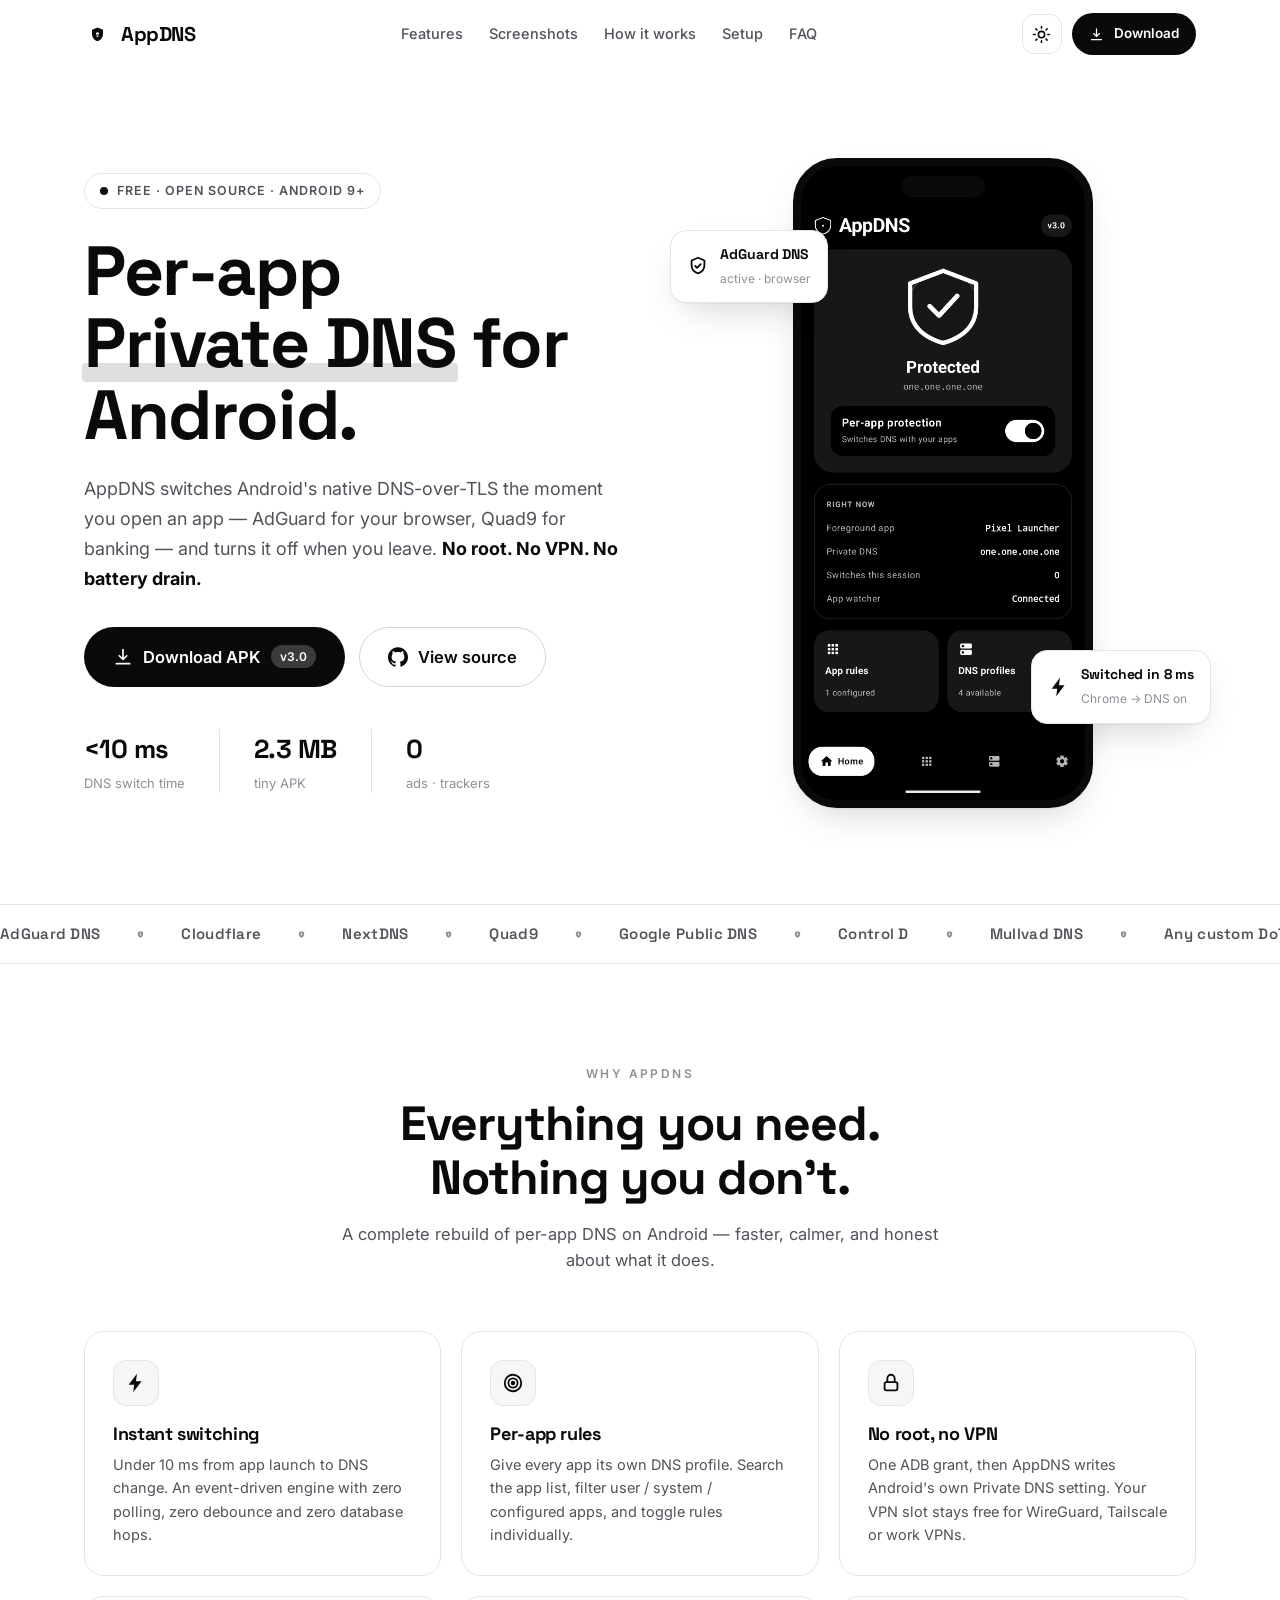
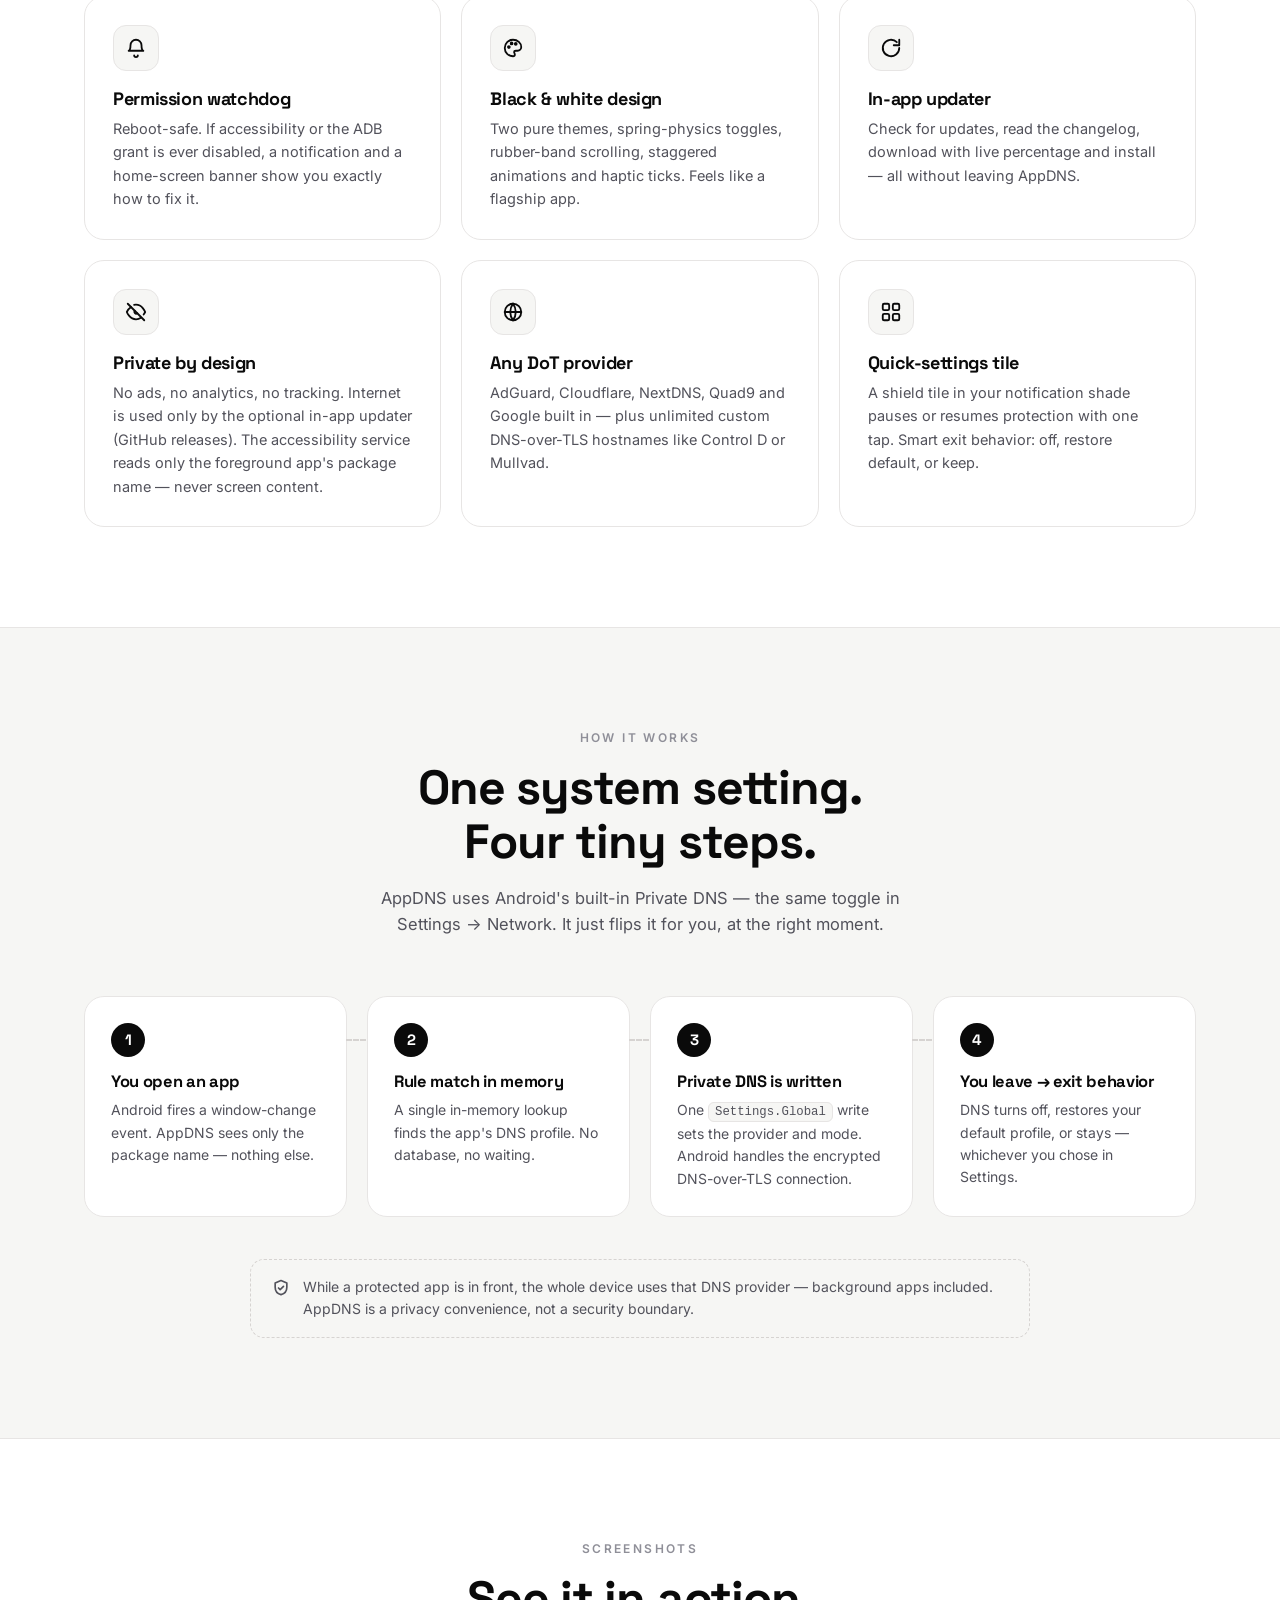
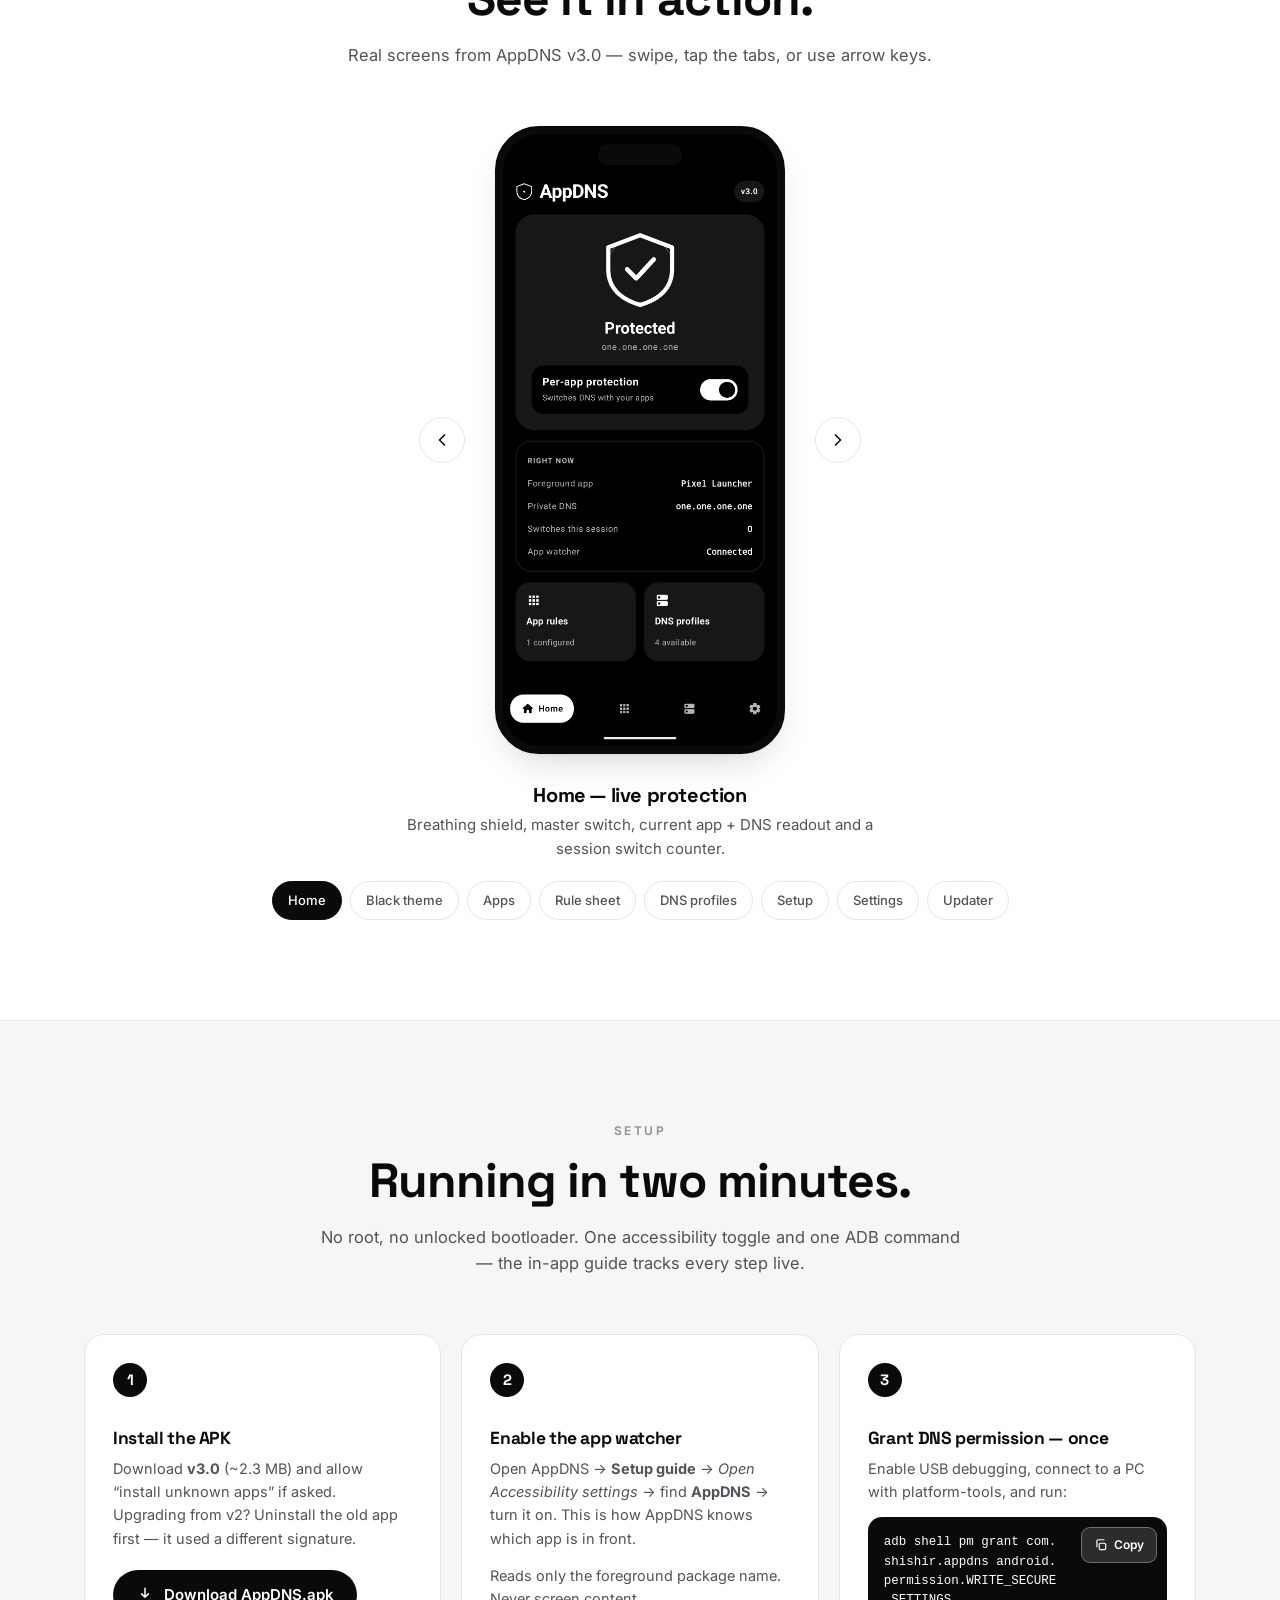
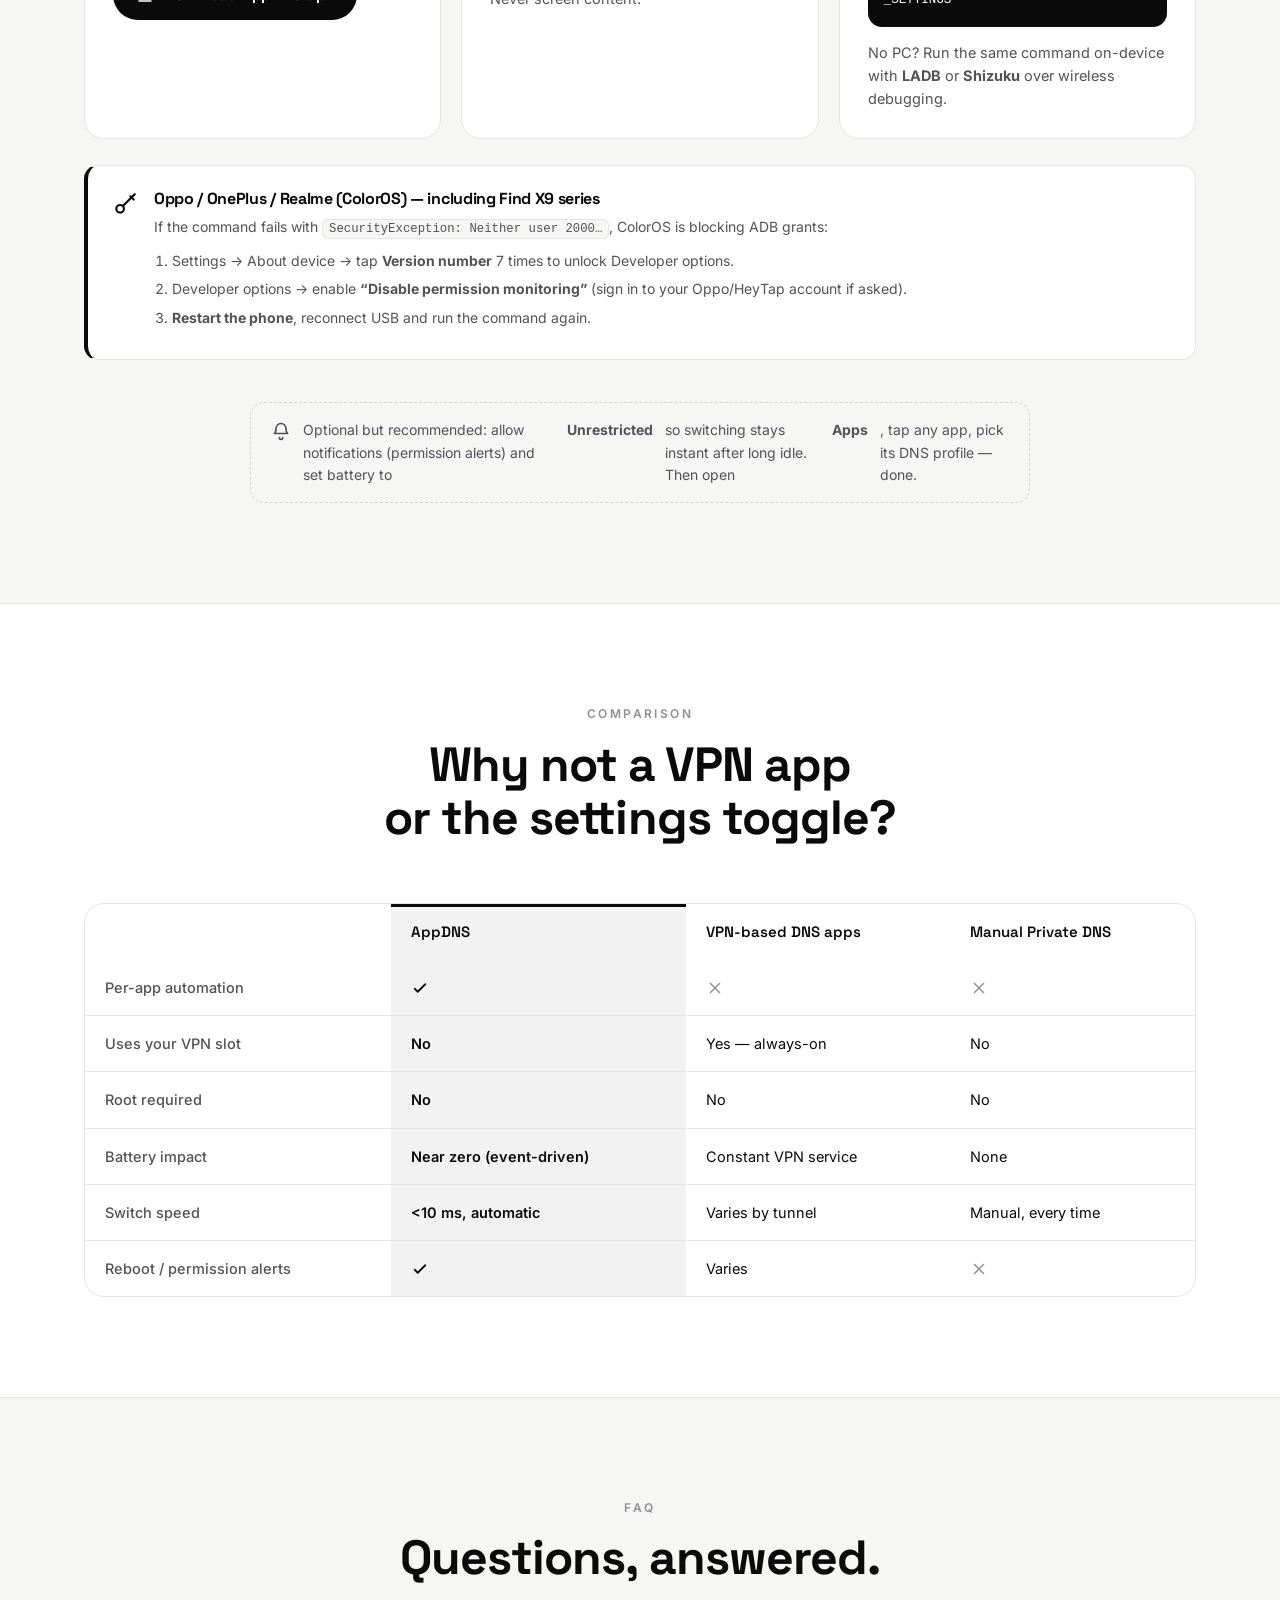
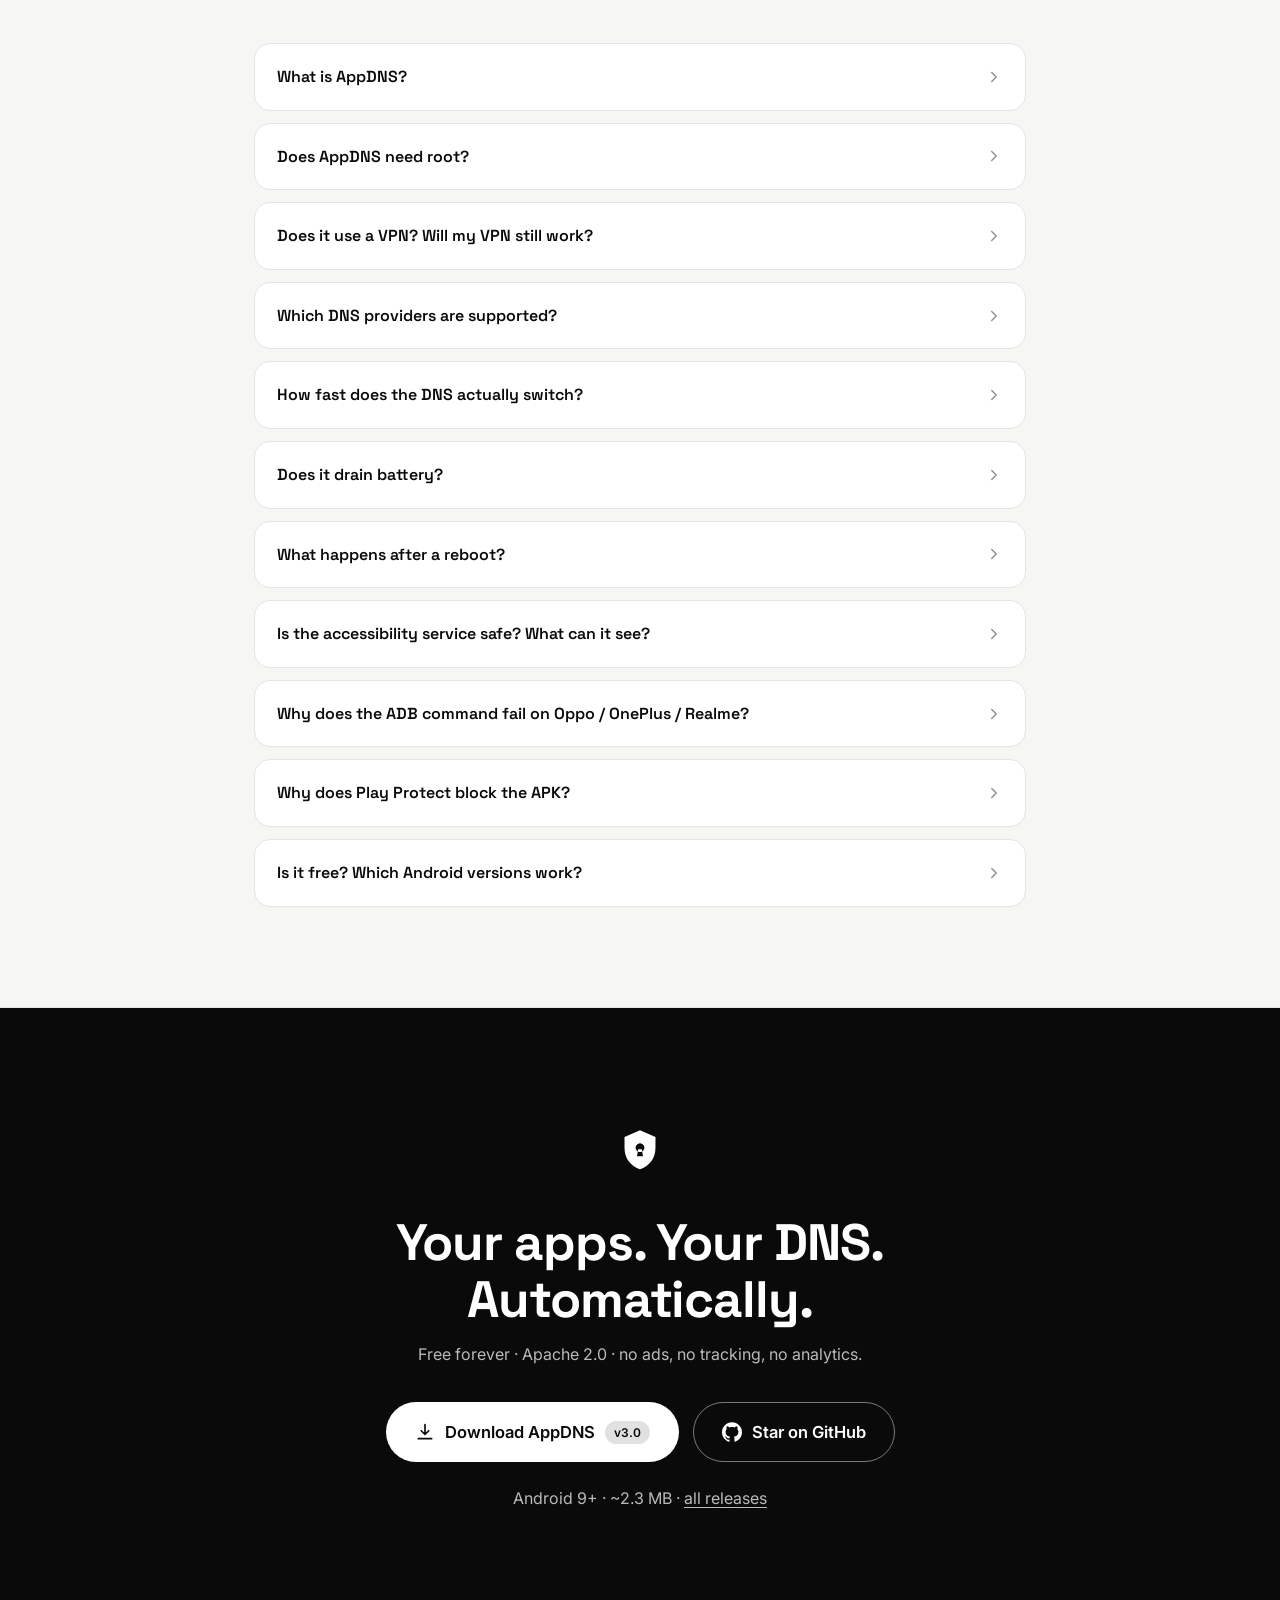
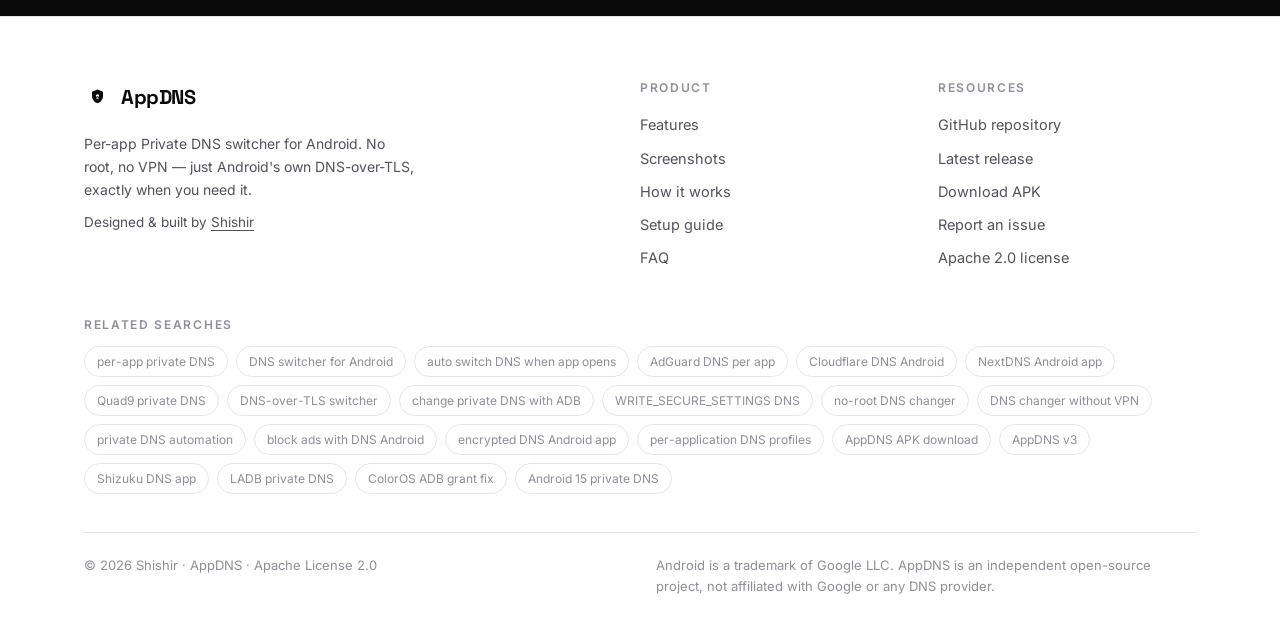
<file: docs/index.html>
<!DOCTYPE html>
<html lang="en" data-theme="light">
<head>
<meta charset="utf-8">
<meta name="viewport" content="width=device-width, initial-scale=1">
<title>AppDNS — Per-App Private DNS Switcher for Android (No Root, No VPN)</title>
<meta name="description" content="AppDNS auto-switches Android's Private DNS (DNS-over-TLS) per app — AdGuard, Cloudflare, NextDNS, Quad9. No root, no VPN, instant switching. Free & open source APK.">
<meta name="keywords" content="appdns, appdns apk, appdns android, appdns v3, per app dns, per-app private dns, private dns per app android, dns switcher android, auto switch dns android, automatic dns changer, dns over tls app, dns-over-tls switcher, dot dns android, adguard dns per app, adguard private dns android, cloudflare dns android, nextdns android, quad9 android, google dns android, control d android, mullvad dns android, change private dns automatically, private dns automation, dns changer no root, no root dns app, write_secure_settings dns, adb private dns command, accessibility dns switcher, android dns app, per application dns, dns profiles android, app based dns, smart dns android, dns toggle app, private dns manager, dns privacy android, block ads dns android, encrypted dns android, shishir appdns, appdns github">
<meta name="author" content="Shishir">
<meta name="robots" content="index, follow, max-image-preview:large, max-snippet:-1">
<meta name="rating" content="general">
<link rel="canonical" href="https://shishir-ip.github.io/AppDNS/">
<meta name="theme-color" content="#ffffff">
<meta property="og:type" content="website">
<meta property="og:site_name" content="AppDNS">
<meta property="og:title" content="AppDNS — Per-App Private DNS Switcher for Android">
<meta property="og:description" content="Different Private DNS for every app. AdGuard when you browse, off when you leave. No root, no VPN, no battery drain. Free & open source.">
<meta property="og:url" content="https://shishir-ip.github.io/AppDNS/">
<meta property="og:image" content="https://shishir-ip.github.io/AppDNS/assets/og-image.png">
<meta property="og:image:width" content="1200">
<meta property="og:image:height" content="630">
<meta property="og:image:alt" content="AppDNS — Per-App Private DNS for Android. No root, no VPN, free and open source.">
<meta property="og:locale" content="en_US">
<meta name="twitter:card" content="summary_large_image">
<meta name="twitter:title" content="AppDNS — Per-App Private DNS Switcher for Android">
<meta name="twitter:description" content="Auto-switch Android Private DNS (DNS-over-TLS) per app. AdGuard, Cloudflare, NextDNS, Quad9. No root, no VPN. Free & open source APK.">
<meta name="twitter:image" content="https://shishir-ip.github.io/AppDNS/assets/og-image.png">
<meta name="twitter:image:alt" content="AppDNS shield logo — per-app private DNS for Android">
<meta name="application-name" content="AppDNS">
<meta name="apple-mobile-web-app-title" content="AppDNS">
<meta name="format-detection" content="telephone=no">
<link rel="icon" href="assets/favicon.ico" sizes="48x48">
<link rel="icon" href="assets/favicon.svg" type="image/svg+xml">
<link rel="icon" href="assets/favicon-192.png" type="image/png" sizes="192x192">
<link rel="apple-touch-icon" href="assets/apple-touch-icon.png">
<link rel="manifest" href="site.webmanifest">
<link rel="preconnect" href="https://fonts.googleapis.com">
<link rel="preconnect" href="https://fonts.gstatic.com" crossorigin>
<link href="https://fonts.googleapis.com/css2?family=Inter:wght@400;500;600&family=Space+Grotesk:wght@500;600;700&display=swap" rel="stylesheet">
<link rel="stylesheet" href="assets/style.css">
<link rel="preload" as="image" href="screenshots/home-light.png" fetchpriority="high">
<script type="application/ld+json">
{
  "@context": "https://schema.org",
  "@type": "SoftwareApplication",
  "name": "AppDNS",
  "alternateName": "AppDNS — Per-App Private DNS Switcher",
  "url": "https://shishir-ip.github.io/AppDNS/",
  "image": "https://shishir-ip.github.io/AppDNS/assets/og-image.png",
  "description": "AppDNS automatically switches Android's native Private DNS (DNS-over-TLS) per app. Open an app and its DNS profile applies in under 10 ms; leave and DNS turns off. No root, no VPN, no battery drain. Free and open source.",
  "operatingSystem": "Android 9.0 and up",
  "applicationCategory": "UtilitiesApplication",
  "applicationSubCategory": "DNS & Network Privacy",
  "softwareVersion": "3.0",
  "fileSize": "2.3MB",
  "downloadUrl": "https://github.com/Shishir-ip/AppDNS/releases/latest/download/AppDNS.apk",
  "installUrl": "https://github.com/Shishir-ip/AppDNS/releases/latest",
  "screenshot": [
    "https://shishir-ip.github.io/AppDNS/screenshots/home-light.png",
    "https://shishir-ip.github.io/AppDNS/screenshots/home-dark.png",
    "https://shishir-ip.github.io/AppDNS/screenshots/apps.png",
    "https://shishir-ip.github.io/AppDNS/screenshots/rule-sheet.png",
    "https://shishir-ip.github.io/AppDNS/screenshots/dns-profiles.png",
    "https://shishir-ip.github.io/AppDNS/screenshots/setup.png",
    "https://shishir-ip.github.io/AppDNS/screenshots/settings.png",
    "https://shishir-ip.github.io/AppDNS/screenshots/updater.png"
  ],
  "featureList": "Per-app Private DNS rules, DNS-over-TLS profiles (AdGuard, Cloudflare, NextDNS, Quad9, Google, custom), instant event-driven switching, permission watchdog with reboot alerts, quick-settings tile, in-app updater (updater-only internet access), black & white themes, no ads or analytics",
  "offers": { "@type": "Offer", "price": "0", "priceCurrency": "USD", "availability": "https://schema.org/InStock" },
  "author": { "@type": "Person", "name": "Shishir", "url": "https://github.com/Shishir-ip" },
  "license": "https://www.apache.org/licenses/LICENSE-2.0",
  "isAccessibleForFree": true,
  "inLanguage": "en"
}
</script>
<script type="application/ld+json">
{
  "@context": "https://schema.org",
  "@type": "WebSite",
  "name": "AppDNS",
  "url": "https://shishir-ip.github.io/AppDNS/",
  "publisher": { "@type": "Person", "name": "Shishir", "url": "https://github.com/Shishir-ip" }
}
</script>
<script type="application/ld+json">
{
  "@context": "https://schema.org",
  "@type": "FAQPage",
  "mainEntity": [
    { "@type": "Question", "name": "What is AppDNS?", "acceptedAnswer": { "@type": "Answer", "text": "AppDNS is a free, open-source Android app that automatically switches the system Private DNS (DNS-over-TLS) provider based on the app you are using. Open a configured app and its DNS profile applies instantly; leave it and DNS turns off or restores your default." } },
    { "@type": "Question", "name": "Does AppDNS need root?", "acceptedAnswer": { "@type": "Answer", "text": "No. One ADB command grants WRITE_SECURE_SETTINGS once — no root and no unlocked bootloader. You can also run the command on-device with Shizuku or LADB over wireless debugging." } },
    { "@type": "Question", "name": "Does AppDNS use a VPN?", "acceptedAnswer": { "@type": "Answer", "text": "No. AppDNS writes directly to Android's native Private DNS setting, so your VPN slot stays free. WireGuard, Tailscale and work VPNs keep working, and there is no always-on VPN notification." } },
    { "@type": "Question", "name": "Which DNS providers does AppDNS support?", "acceptedAnswer": { "@type": "Answer", "text": "Any DNS-over-TLS hostname: AdGuard, Cloudflare, NextDNS, Quad9, Google, Control D, Mullvad, or your own server. Four profiles are built in and you can add unlimited custom profiles." } },
    { "@type": "Question", "name": "How fast does AppDNS switch DNS?", "acceptedAnswer": { "@type": "Answer", "text": "Typically under 10 milliseconds after an app comes to the foreground. Rules live in memory and an accessibility window-change event triggers a single system write — no polling, no database, no debounce." } },
    { "@type": "Question", "name": "Does AppDNS drain battery?", "acceptedAnswer": { "@type": "Answer", "text": "No. It is event-driven and idle between app switches, with no background polling or network traffic. The only internet use is the optional update check triggered manually in Settings." } },
    { "@type": "Question", "name": "What happens after a reboot?", "acceptedAnswer": { "@type": "Answer", "text": "Both permissions normally survive reboots. If your device ever disables the accessibility service or revokes the ADB grant, AppDNS's watchdog detects it and shows a notification plus a home-screen banner with a fix-it guide." } },
    { "@type": "Question", "name": "Is the accessibility service safe? What can it see?", "acceptedAnswer": { "@type": "Answer", "text": "AppDNS reads only the foreground app's package name from window-change events. It never reads screen content, keystrokes or personal data. There are no ads or analytics; the only network use is the optional in-app updater downloading releases from GitHub. The full source code is public on GitHub." } },
    { "@type": "Question", "name": "Why does the ADB command fail on Oppo, OnePlus or Realme?", "acceptedAnswer": { "@type": "Answer", "text": "ColorOS blocks ADB permission grants with 'SecurityException: Neither user 2000...'. Enable Developer options, turn on 'Disable permission monitoring' (sign-in may be required), restart the phone and run the command again. The in-app setup guide walks you through it." } },
    { "@type": "Question", "name": "Why does Play Protect block the AppDNS APK?", "acceptedAnswer": { "@type": "Answer", "text": "Google automatically blocks sideloaded apps that declare an accessibility service in select markets — a blanket policy, not a malware detection. AppDNS is open source; install via ADB (adb install -r AppDNS.apk) to bypass the install dialog. On work profiles, install into the work user with adb install -r --user <workUserId> AppDNS.apk. A Play Protect appeal is in progress and a Play Store listing is planned." } },
    { "@type": "Question", "name": "Is AppDNS free and which Android versions are supported?", "acceptedAnswer": { "@type": "Answer", "text": "Completely free and open source under Apache 2.0 — no ads, no tracking. It works on Android 9 (Pie) and newer, including Android 15. The APK is about 2.3 MB and future versions install through the built-in updater." } }
  ]
}
</script>
<script>(function(){try{var t=localStorage.getItem('appdns-theme');if(!t)t=window.matchMedia('(prefers-color-scheme: dark)').matches?'dark':'light';document.documentElement.setAttribute('data-theme',t);}catch(e){}})();</script>
</head>
<body>
<a class="skip-link" href="#main">Skip to content</a>
<div class="progress" id="progress" aria-hidden="true"></div>
<svg width="0" height="0" style="position:absolute" aria-hidden="true">
  <defs>
    <symbol id="i-shield" viewBox="0 0 108 108"><path fill="currentColor" fill-rule="evenodd" d="M54 26 L76 35.4 V51 C76 66.2 66.6 76.9 54 81.4 C41.4 76.9 32 66.2 32 51 V35.4 Z M54 44.5 a6.2 6.2 0 1 0 .01 0 Z M51.4 53 L56.6 53 L58.2 63 L49.8 63 Z"/></symbol>
    <symbol id="i-github" viewBox="0 0 24 24"><path fill="currentColor" d="M12 .297c-6.63 0-12 5.373-12 12 0 5.303 3.438 9.8 8.205 11.385.6.113.82-.258.82-.577 0-.285-.01-1.04-.015-2.04-3.338.724-4.042-1.61-4.042-1.61C4.422 18.07 3.633 17.7 3.633 17.7c-1.087-.744.084-.729.084-.729 1.205.084 1.838 1.236 1.838 1.236 1.07 1.835 2.809 1.305 3.495.998.108-.776.417-1.305.76-1.605-2.665-.3-5.466-1.332-5.466-5.93 0-1.31.465-2.38 1.235-3.22-.135-.303-.54-1.523.105-3.176 0 0 1.005-.322 3.3 1.23.96-.267 1.98-.399 3-.405 1.02.006 2.04.138 3 .405 2.28-1.552 3.285-1.23 3.285-1.23.645 1.653.24 2.873.12 3.176.765.84 1.23 1.91 1.23 3.22 0 4.61-2.805 5.625-5.475 5.92.42.36.81 1.096.81 2.22 0 1.606-.015 2.896-.015 3.286 0 .315.21.69.825.57C20.565 22.092 24 17.592 24 12.297c0-6.627-5.373-12-12-12"/></symbol>
    <symbol id="i-download" viewBox="0 0 24 24"><path fill="none" stroke="currentColor" stroke-width="2" stroke-linecap="round" stroke-linejoin="round" d="M12 3v12m0 0-4.5-4.5M12 15l4.5-4.5M4 20h16"/></symbol>
    <symbol id="i-sun" viewBox="0 0 24 24"><g fill="none" stroke="currentColor" stroke-width="2" stroke-linecap="round"><circle cx="12" cy="12" r="4"/><path d="M12 2v2m0 16v2M4.9 4.9l1.4 1.4m11.4 11.4 1.4 1.4M2 12h2m16 0h2M4.9 19.1l1.4-1.4M17.7 6.3l1.4-1.4"/></g></symbol>
    <symbol id="i-moon" viewBox="0 0 24 24"><path fill="none" stroke="currentColor" stroke-width="2" stroke-linecap="round" stroke-linejoin="round" d="M21 12.8A9 9 0 1 1 11.2 3a7 7 0 0 0 9.8 9.8z"/></symbol>
    <symbol id="i-menu" viewBox="0 0 24 24"><path fill="none" stroke="currentColor" stroke-width="2" stroke-linecap="round" d="M4 7h16M4 12h16M4 17h16"/></symbol>
    <symbol id="i-x" viewBox="0 0 24 24"><path fill="none" stroke="currentColor" stroke-width="2" stroke-linecap="round" d="M6 6l12 12M18 6 6 18"/></symbol>
    <symbol id="i-chev" viewBox="0 0 24 24"><path fill="none" stroke="currentColor" stroke-width="2" stroke-linecap="round" stroke-linejoin="round" d="M9 6l6 6-6 6"/></symbol>
    <symbol id="i-copy" viewBox="0 0 24 24"><g fill="none" stroke="currentColor" stroke-width="2" stroke-linecap="round" stroke-linejoin="round"><rect x="9" y="9" width="11" height="11" rx="2"/><path d="M5 15V5a2 2 0 0 1 2-2h10"/></g></symbol>
    <symbol id="i-check" viewBox="0 0 24 24"><path fill="none" stroke="currentColor" stroke-width="2.4" stroke-linecap="round" stroke-linejoin="round" d="M5 13l4 4L19 7"/></symbol>
    <symbol id="i-bolt" viewBox="0 0 24 24"><path fill="currentColor" d="M13 2 4 14h6l-1 8 9-12h-6l1-8z"/></symbol>
    <symbol id="i-target" viewBox="0 0 24 24"><g fill="none" stroke="currentColor" stroke-width="2"><circle cx="12" cy="12" r="9"/><circle cx="12" cy="12" r="5"/><circle cx="12" cy="12" r="1.4" fill="currentColor"/></g></symbol>
    <symbol id="i-lock" viewBox="0 0 24 24"><g fill="none" stroke="currentColor" stroke-width="2" stroke-linecap="round" stroke-linejoin="round"><rect x="5" y="11" width="14" height="9" rx="2"/><path d="M8 11V7a4 4 0 0 1 8 0v4"/></g></symbol>
    <symbol id="i-bell" viewBox="0 0 24 24"><g fill="none" stroke="currentColor" stroke-width="2" stroke-linecap="round" stroke-linejoin="round"><path d="M6 9a6 6 0 0 1 12 0c0 5 2 6 2 6H4s2-1 2-6"/><path d="M10 20a2 2 0 0 0 4 0"/></g></symbol>
    <symbol id="i-palette" viewBox="0 0 24 24"><g fill="none" stroke="currentColor" stroke-width="2" stroke-linecap="round" stroke-linejoin="round"><path d="M12 3a9 9 0 1 0 0 18c1.4 0 2-.9 2-2 0-1.2-.8-1.6-.8-2.6 0-1 .8-1.4 1.8-1.4H17a4 4 0 0 0 4-4c0-4.4-4-8-9-8z"/><circle cx="7.5" cy="11" r="1" fill="currentColor"/><circle cx="10.5" cy="7" r="1" fill="currentColor"/><circle cx="15" cy="7.5" r="1" fill="currentColor"/></g></symbol>
    <symbol id="i-refresh" viewBox="0 0 24 24"><g fill="none" stroke="currentColor" stroke-width="2" stroke-linecap="round" stroke-linejoin="round"><path d="M21 12a9 9 0 1 1-2.64-6.36"/><path d="M21 3v6h-6"/></g></symbol>
    <symbol id="i-eyeoff" viewBox="0 0 24 24"><g fill="none" stroke="currentColor" stroke-width="2" stroke-linecap="round" stroke-linejoin="round"><path d="M3 3l18 18"/><path d="M10.6 10.6a2 2 0 0 0 2.8 2.8"/><path d="M9.9 4.24A9.5 9.5 0 0 1 12 4c7 0 10 8 10 8a13.4 13.4 0 0 1-1.67 2.68"/><path d="M6.61 6.61A13.5 13.5 0 0 0 2 12s3 8 10 8a9.7 9.7 0 0 0 5.39-1.61"/></g></symbol>
    <symbol id="i-globe" viewBox="0 0 24 24"><g fill="none" stroke="currentColor" stroke-width="2" stroke-linecap="round"><circle cx="12" cy="12" r="9"/><path d="M3 12h18"/><path d="M12 3a15 15 0 0 1 0 18 15 15 0 0 1 0-18z"/></g></symbol>
    <symbol id="i-arrow" viewBox="0 0 24 24"><path fill="none" stroke="currentColor" stroke-width="2" stroke-linecap="round" stroke-linejoin="round" d="M5 12h14m-6-6 6 6-6 6"/></symbol>
    <symbol id="i-key" viewBox="0 0 24 24"><g fill="none" stroke="currentColor" stroke-width="2" stroke-linecap="round" stroke-linejoin="round"><circle cx="7.5" cy="15.5" r="3.5"/><path d="M10 13 21 2m-4 2 3 3"/></g></symbol>
    <symbol id="i-tile" viewBox="0 0 24 24"><g fill="none" stroke="currentColor" stroke-width="2" stroke-linejoin="round"><rect x="3" y="3" width="7" height="7" rx="1.5"/><rect x="14" y="3" width="7" height="7" rx="1.5"/><rect x="3" y="14" width="7" height="7" rx="1.5"/><rect x="14" y="14" width="7" height="7" rx="1.5"/></g></symbol>
    <symbol id="i-shieldcheck" viewBox="0 0 24 24"><g fill="none" stroke="currentColor" stroke-width="2" stroke-linecap="round" stroke-linejoin="round"><path d="M12 3l7 3v5c0 5-3.5 8-7 9-3.5-1-7-4-7-9V6z"/><path d="M9 12l2 2 4-4"/></g></symbol>
  </defs>
</svg>
<header class="nav" id="nav">
  <div class="container nav-inner">
    <a class="brand" href="#top" aria-label="AppDNS — back to top">
      <svg class="brand-mark" aria-hidden="true"><use href="#i-shield"/></svg>
      <span class="brand-name">AppDNS</span>
    </a>
    <nav class="nav-links" id="navLinks" aria-label="Primary">
      <a href="#features">Features</a>
      <a href="#screenshots">Screenshots</a>
      <a href="#how">How it works</a>
      <a href="#setup">Setup</a>
      <a href="#faq">FAQ</a>
    </nav>
    <div class="nav-actions">
      <button class="icon-btn" id="themeToggle" type="button" aria-label="Switch between black and white theme">
        <svg class="ic-sun" aria-hidden="true"><use href="#i-sun"/></svg>
        <svg class="ic-moon" aria-hidden="true"><use href="#i-moon"/></svg>
      </button>
      <a class="btn btn-primary btn-sm nav-dl" href="https://github.com/Shishir-ip/AppDNS/releases/latest/download/AppDNS.apk">
        <svg aria-hidden="true"><use href="#i-download"/></svg><span>Download</span>
      </a>
      <button class="icon-btn menu-btn" id="menuBtn" type="button" aria-label="Open menu" aria-expanded="false" aria-controls="navLinks">
        <svg class="ic-menu" aria-hidden="true"><use href="#i-menu"/></svg>
        <svg class="ic-x" aria-hidden="true"><use href="#i-x"/></svg>
      </button>
    </div>
  </div>
</header>
<main id="main">
<section class="hero" id="top">
  <div class="container hero-grid">
    <div class="hero-copy">
      <p class="eyebrow reveal"><span class="pulse-dot" aria-hidden="true"></span>Free · Open source · Android 9+</p>
      <h1 class="reveal d1">Per-app <span class="h1-mark">Private&nbsp;DNS</span> for Android.</h1>
      <p class="lead reveal d2">AppDNS switches Android's native DNS-over-TLS the moment you open an app — AdGuard for your browser, Quad9 for banking — and turns it off when you leave. <strong>No root. No VPN. No battery drain.</strong></p>
      <div class="hero-cta reveal d3">
        <a class="btn btn-primary btn-lg" href="https://github.com/Shishir-ip/AppDNS/releases/latest/download/AppDNS.apk">
          <svg aria-hidden="true"><use href="#i-download"/></svg>
          Download APK <span class="ver-pill" data-version>v3.0</span>
        </a>
        <a class="btn btn-ghost btn-lg" href="https://github.com/Shishir-ip/AppDNS" target="_blank" rel="noopener">
          <svg aria-hidden="true"><use href="#i-github"/></svg>
          View source
        </a>
      </div>
      <ul class="hero-stats reveal d4">
        <li><strong>&lt;10&nbsp;ms</strong><span>DNS switch time</span></li>
        <li><strong>2.3&nbsp;MB</strong><span>tiny APK</span></li>
        <li><strong>0</strong><span>ads · trackers</span></li>
      </ul>
    </div>
    <div class="hero-visual reveal d2">
      <div class="radar" aria-hidden="true"><i></i><i></i><i></i></div>
      <div class="phone-tilt" id="heroTilt">
        <div class="phone phone-hero float-anim">
          <div class="phone-notch" aria-hidden="true"></div>
          <img id="heroShot" src="screenshots/home-light.png" alt="AppDNS home screen — live shield status showing per-app private DNS protection is active" width="1080" height="2400" fetchpriority="high">
        </div>
      </div>
      <div class="hero-chip chip-a float-anim" aria-hidden="true">
        <svg><use href="#i-shieldcheck"/></svg>
        <div><b>AdGuard DNS</b><span>active · browser</span></div>
      </div>
      <div class="hero-chip chip-b float-anim" aria-hidden="true">
        <svg><use href="#i-bolt"/></svg>
        <div><b>Switched in 8&nbsp;ms</b><span>Chrome → DNS on</span></div>
      </div>
    </div>
  </div>
</section>
<div class="marquee" aria-label="Works with every DNS-over-TLS provider">
  <div class="marquee-track">
    <div class="marquee-group">
      <span>AdGuard DNS</span><svg aria-hidden="true"><use href="#i-shield"/></svg>
      <span>Cloudflare</span><svg aria-hidden="true"><use href="#i-shield"/></svg>
      <span>NextDNS</span><svg aria-hidden="true"><use href="#i-shield"/></svg>
      <span>Quad9</span><svg aria-hidden="true"><use href="#i-shield"/></svg>
      <span>Google Public DNS</span><svg aria-hidden="true"><use href="#i-shield"/></svg>
      <span>Control&nbsp;D</span><svg aria-hidden="true"><use href="#i-shield"/></svg>
      <span>Mullvad DNS</span><svg aria-hidden="true"><use href="#i-shield"/></svg>
      <span>Any custom DoT hostname</span><svg aria-hidden="true"><use href="#i-shield"/></svg>
    </div>
    <div class="marquee-group" aria-hidden="true">
      <span>AdGuard DNS</span><svg><use href="#i-shield"/></svg>
      <span>Cloudflare</span><svg><use href="#i-shield"/></svg>
      <span>NextDNS</span><svg><use href="#i-shield"/></svg>
      <span>Quad9</span><svg><use href="#i-shield"/></svg>
      <span>Google Public DNS</span><svg><use href="#i-shield"/></svg>
      <span>Control&nbsp;D</span><svg><use href="#i-shield"/></svg>
      <span>Mullvad DNS</span><svg><use href="#i-shield"/></svg>
      <span>Any custom DoT hostname</span><svg><use href="#i-shield"/></svg>
    </div>
  </div>
</div>
<section class="section" id="features">
  <div class="container">
    <header class="sec-head reveal">
      <p class="kicker">Why AppDNS</p>
      <h2>Everything you need.<br>Nothing you don't.</h2>
      <p class="sec-sub">A complete rebuild of per-app DNS on Android — faster, calmer, and honest about what it does.</p>
    </header>
    <div class="feat-grid">
      <article class="feat-card reveal">
        <div class="feat-ic"><svg aria-hidden="true"><use href="#i-bolt"/></svg></div>
        <h3>Instant switching</h3>
        <p>Under 10&nbsp;ms from app launch to DNS change. An event-driven engine with zero polling, zero debounce and zero database hops.</p>
      </article>
      <article class="feat-card reveal d1">
        <div class="feat-ic"><svg aria-hidden="true"><use href="#i-target"/></svg></div>
        <h3>Per-app rules</h3>
        <p>Give every app its own DNS profile. Search the app list, filter user / system / configured apps, and toggle rules individually.</p>
      </article>
      <article class="feat-card reveal d2">
        <div class="feat-ic"><svg aria-hidden="true"><use href="#i-lock"/></svg></div>
        <h3>No root, no VPN</h3>
        <p>One ADB grant, then AppDNS writes Android's own Private DNS setting. Your VPN slot stays free for WireGuard, Tailscale or work VPNs.</p>
      </article>
      <article class="feat-card reveal">
        <div class="feat-ic"><svg aria-hidden="true"><use href="#i-bell"/></svg></div>
        <h3>Permission watchdog</h3>
        <p>Reboot-safe. If accessibility or the ADB grant is ever disabled, a notification and a home-screen banner show you exactly how to fix it.</p>
      </article>
      <article class="feat-card reveal d1">
        <div class="feat-ic"><svg aria-hidden="true"><use href="#i-palette"/></svg></div>
        <h3>Black &amp; white design</h3>
        <p>Two pure themes, spring-physics toggles, rubber-band scrolling, staggered animations and haptic ticks. Feels like a flagship app.</p>
      </article>
      <article class="feat-card reveal d2">
        <div class="feat-ic"><svg aria-hidden="true"><use href="#i-refresh"/></svg></div>
        <h3>In-app updater</h3>
        <p>Check for updates, read the changelog, download with live percentage and install — all without leaving AppDNS.</p>
      </article>
      <article class="feat-card reveal">
        <div class="feat-ic"><svg aria-hidden="true"><use href="#i-eyeoff"/></svg></div>
        <h3>Private by design</h3>
        <p>No ads, no analytics, no tracking. Internet is used only by the optional in-app updater (GitHub releases). The accessibility service reads only the foreground app's package name — never screen content.</p>
      </article>
      <article class="feat-card reveal d1">
        <div class="feat-ic"><svg aria-hidden="true"><use href="#i-globe"/></svg></div>
        <h3>Any DoT provider</h3>
        <p>AdGuard, Cloudflare, NextDNS, Quad9 and Google built in — plus unlimited custom DNS-over-TLS hostnames like Control&nbsp;D or Mullvad.</p>
      </article>
      <article class="feat-card reveal d2">
        <div class="feat-ic"><svg aria-hidden="true"><use href="#i-tile"/></svg></div>
        <h3>Quick-settings tile</h3>
        <p>A shield tile in your notification shade pauses or resumes protection with one tap. Smart exit behavior: off, restore default, or keep.</p>
      </article>
    </div>
  </div>
</section>
<section class="section section-alt" id="how">
  <div class="container">
    <header class="sec-head reveal">
      <p class="kicker">How it works</p>
      <h2>One system setting.<br>Four tiny steps.</h2>
      <p class="sec-sub">AppDNS uses Android's built-in Private DNS — the same toggle in Settings&nbsp;→&nbsp;Network. It just flips it for you, at the right moment.</p>
    </header>
    <ol class="steps">
      <li class="step reveal">
        <span class="step-num">1</span>
        <h3>You open an app</h3>
        <p>Android fires a window-change event. AppDNS sees only the package name — nothing else.</p>
      </li>
      <li class="step reveal d1">
        <span class="step-num">2</span>
        <h3>Rule match in memory</h3>
        <p>A single in-memory lookup finds the app's DNS profile. No database, no waiting.</p>
      </li>
      <li class="step reveal d2">
        <span class="step-num">3</span>
        <h3>Private DNS is written</h3>
        <p>One <code>Settings.Global</code> write sets the provider and mode. Android handles the encrypted DNS-over-TLS connection.</p>
      </li>
      <li class="step reveal d3">
        <span class="step-num">4</span>
        <h3>You leave → exit behavior</h3>
        <p>DNS turns off, restores your default profile, or stays — whichever you chose in Settings.</p>
      </li>
    </ol>
    <p class="note reveal"><svg aria-hidden="true"><use href="#i-shieldcheck"/></svg>While a protected app is in front, the whole device uses that DNS provider — background apps included. AppDNS is a privacy convenience, not a security boundary.</p>
  </div>
</section>
<section class="section" id="screenshots">
  <div class="container">
    <header class="sec-head reveal">
      <p class="kicker">Screenshots</p>
      <h2>See it in action.</h2>
      <p class="sec-sub">Real screens from AppDNS v3.0 — swipe, tap the tabs, or use arrow keys.</p>
    </header>
    <div class="shots-stage reveal">
      <button class="shot-arrow" id="shotPrev" type="button" aria-label="Previous screenshot"><svg aria-hidden="true"><use href="#i-chev"/></svg></button>
      <div class="phone phone-shot" id="shotPhone">
        <div class="phone-notch" aria-hidden="true"></div>
        <div class="shot-stack" id="shotStack">
          <img class="shot active" src="screenshots/home-light.png" alt="AppDNS home screen in white theme — live shield status, master protection switch, current app and DNS readout" width="1080" height="2400" loading="lazy" data-title="Home — live protection" data-desc="Breathing shield, master switch, current app + DNS readout and a session switch counter.">
          <img class="shot" src="screenshots/home-dark.png" alt="AppDNS home screen in pure black theme — per-app private DNS status on OLED black" width="1080" height="2400" loading="lazy" data-title="Pure black theme" data-desc="OLED-friendly black theme. Follow the system or pick White / Black manually.">
          <img class="shot" src="screenshots/apps.png" alt="AppDNS per-app rules list — searchable Android app list with DNS profile assignments" width="1080" height="2400" loading="lazy" data-title="Per-app rules" data-desc="Searchable app list with user / system / configured filters and per-rule toggles.">
          <img class="shot" src="screenshots/rule-sheet.png" alt="AppDNS bottom sheet — assign a DNS-over-TLS profile to a specific Android app" width="1080" height="2400" loading="lazy" data-title="Assign a profile" data-desc="Tap any app, pick its DNS in a smooth bottom sheet, enable or disable the rule.">
          <img class="shot" src="screenshots/dns-profiles.png" alt="AppDNS DNS profiles — Cloudflare, AdGuard, Google, Quad9 and custom DNS-over-TLS hostnames" width="1080" height="2400" loading="lazy" data-title="DNS profiles" data-desc="Cloudflare, AdGuard, Google and Quad9 built in — add unlimited custom DoT hostnames.">
          <img class="shot" src="screenshots/setup.png" alt="AppDNS setup guide — accessibility step, one-tap ADB command copy and ColorOS fix note" width="1080" height="2400" loading="lazy" data-title="Guided setup" data-desc="Live step status, one-tap copy of the ADB command, and the ColorOS fix note.">
          <img class="shot" src="screenshots/settings.png" alt="AppDNS settings — black and white themes, exit behavior, haptics and in-app update check" width="1080" height="2400" loading="lazy" data-title="Settings" data-desc="Theme, exit behavior, haptics, switch notifications, battery shortcut and credits.">
          <img class="shot" src="screenshots/updater.png" alt="AppDNS in-app updater — changelog popup and APK download with live percentage" width="1080" height="2400" loading="lazy" data-title="In-app updates" data-desc="Changelog popup, download with live percentage, then an Install button.">
        </div>
      </div>
      <button class="shot-arrow" id="shotNext" type="button" aria-label="Next screenshot"><svg aria-hidden="true"><use href="#i-chev"/></svg></button>
    </div>
    <div class="shots-caption reveal">
      <h3 id="shotTitle">Home — live protection</h3>
      <p id="shotDesc">Breathing shield, master switch, current app + DNS readout and a session switch counter.</p>
    </div>
    <div class="shots-tabs reveal" id="shotTabs" role="tablist" aria-label="Choose a screenshot">
      <button role="tab" aria-selected="true" type="button">Home</button>
      <button role="tab" aria-selected="false" type="button">Black theme</button>
      <button role="tab" aria-selected="false" type="button">Apps</button>
      <button role="tab" aria-selected="false" type="button">Rule sheet</button>
      <button role="tab" aria-selected="false" type="button">DNS profiles</button>
      <button role="tab" aria-selected="false" type="button">Setup</button>
      <button role="tab" aria-selected="false" type="button">Settings</button>
      <button role="tab" aria-selected="false" type="button">Updater</button>
    </div>
  </div>
</section>
<section class="section section-alt" id="setup">
  <div class="container">
    <header class="sec-head reveal">
      <p class="kicker">Setup</p>
      <h2>Running in two minutes.</h2>
      <p class="sec-sub">No root, no unlocked bootloader. One accessibility toggle and one ADB command — the in-app guide tracks every step live.</p>
    </header>
    <div class="setup-grid">
      <article class="setup-card reveal">
        <span class="step-num">1</span>
        <h3>Install the APK</h3>
        <p>Download <b data-version>v3.0</b> (~2.3&nbsp;MB) and allow “install unknown apps” if asked. Upgrading from v2? Uninstall the old app first — it used a different signature.</p>
        <a class="btn btn-primary" href="https://github.com/Shishir-ip/AppDNS/releases/latest/download/AppDNS.apk"><svg aria-hidden="true"><use href="#i-download"/></svg>Download AppDNS.apk</a>
      </article>
      <article class="setup-card reveal d1">
        <span class="step-num">2</span>
        <h3>Enable the app watcher</h3>
        <p>Open AppDNS → <b>Setup guide</b> → <i>Open Accessibility settings</i> → find <b>AppDNS</b> → turn it on. This is how AppDNS knows which app is in front.</p>
        <p class="mini">Reads only the foreground package name. Never screen content.</p>
      </article>
      <article class="setup-card reveal d2">
        <span class="step-num">3</span>
        <h3>Grant DNS permission — once</h3>
        <p>Enable USB debugging, connect to a PC with platform-tools, and run:</p>
        <div class="code-block">
          <code id="adbCmd">adb shell pm grant com.shishir.appdns android.permission.WRITE_SECURE_SETTINGS</code>
          <button class="copy-btn" id="copyAdb" type="button" aria-label="Copy ADB command">
            <svg class="ic-copy" aria-hidden="true"><use href="#i-copy"/></svg>
            <svg class="ic-check" aria-hidden="true"><use href="#i-check"/></svg>
            <span>Copy</span>
          </button>
        </div>
        <p class="mini">No PC? Run the same command on-device with <b>LADB</b> or <b>Shizuku</b> over wireless debugging.</p>
      </article>
    </div>
    <div class="callout reveal">
      <svg aria-hidden="true"><use href="#i-key"/></svg>
      <div>
        <h3>Oppo / OnePlus / Realme (ColorOS) — including Find X9 series</h3>
        <p>If the command fails with <code>SecurityException: Neither user 2000…</code>, ColorOS is blocking ADB grants:</p>
        <ol>
          <li>Settings → About device → tap <b>Version number</b> 7 times to unlock Developer options.</li>
          <li>Developer options → enable <b>“Disable permission monitoring”</b> (sign in to your Oppo/HeyTap account if asked).</li>
          <li><b>Restart the phone</b>, reconnect USB and run the command again.</li>
        </ol>
      </div>
    </div>
    <p class="note reveal"><svg aria-hidden="true"><use href="#i-bell"/></svg>Optional but recommended: allow notifications (permission alerts) and set battery to <b>Unrestricted</b> so switching stays instant after long idle. Then open <b>Apps</b>, tap any app, pick its DNS profile — done.</p>
  </div>
</section>
<section class="section" id="compare">
  <div class="container">
    <header class="sec-head reveal">
      <p class="kicker">Comparison</p>
      <h2>Why not a VPN app<br>or the settings toggle?</h2>
    </header>
    <div class="table-wrap reveal">
      <table class="compare">
        <thead>
          <tr><th scope="col">&nbsp;</th><th scope="col" class="hl">AppDNS</th><th scope="col">VPN-based DNS apps</th><th scope="col">Manual Private DNS</th></tr>
        </thead>
        <tbody>
          <tr><th scope="row">Per-app automation</th><td class="hl"><svg class="yes" aria-label="Yes"><use href="#i-check"/></svg></td><td><svg class="no" aria-label="No"><use href="#i-x"/></svg></td><td><svg class="no" aria-label="No"><use href="#i-x"/></svg></td></tr>
          <tr><th scope="row">Uses your VPN slot</th><td class="hl">No</td><td>Yes — always-on</td><td>No</td></tr>
          <tr><th scope="row">Root required</th><td class="hl">No</td><td>No</td><td>No</td></tr>
          <tr><th scope="row">Battery impact</th><td class="hl">Near zero (event-driven)</td><td>Constant VPN service</td><td>None</td></tr>
          <tr><th scope="row">Switch speed</th><td class="hl">&lt;10 ms, automatic</td><td>Varies by tunnel</td><td>Manual, every time</td></tr>
          <tr><th scope="row">Reboot / permission alerts</th><td class="hl"><svg class="yes" aria-label="Yes"><use href="#i-check"/></svg></td><td>Varies</td><td><svg class="no" aria-label="No"><use href="#i-x"/></svg></td></tr>
        </tbody>
      </table>
    </div>
  </div>
</section>
<section class="section section-alt" id="faq">
  <div class="container container-narrow">
    <header class="sec-head reveal">
      <p class="kicker">FAQ</p>
      <h2>Questions, answered.</h2>
    </header>
    <div class="faq-list">
      <div class="faq-item reveal">
        <button class="faq-q" type="button" aria-expanded="false"><span>What is AppDNS?</span><svg aria-hidden="true"><use href="#i-chev"/></svg></button>
        <div class="faq-a"><div><p>AppDNS is a free, open-source Android app that automatically switches the system <b>Private DNS (DNS-over-TLS)</b> provider based on the app you're using. Open a configured app and its DNS profile applies instantly; leave it and DNS turns off or restores your default.</p></div></div>
      </div>
      <div class="faq-item reveal">
        <button class="faq-q" type="button" aria-expanded="false"><span>Does AppDNS need root?</span><svg aria-hidden="true"><use href="#i-chev"/></svg></button>
        <div class="faq-a"><div><p>No. One ADB command grants <code>WRITE_SECURE_SETTINGS</code> once — no root, no unlocked bootloader. You can also run the command on-device with <b>Shizuku</b> or <b>LADB</b> over wireless debugging.</p></div></div>
      </div>
      <div class="faq-item reveal">
        <button class="faq-q" type="button" aria-expanded="false"><span>Does it use a VPN? Will my VPN still work?</span><svg aria-hidden="true"><use href="#i-chev"/></svg></button>
        <div class="faq-a"><div><p>No VPN at all. AppDNS writes directly to Android's native Private DNS setting, so your VPN slot stays free — WireGuard, Tailscale and work VPNs keep working, and there's no always-on VPN notification.</p></div></div>
      </div>
      <div class="faq-item reveal">
        <button class="faq-q" type="button" aria-expanded="false"><span>Which DNS providers are supported?</span><svg aria-hidden="true"><use href="#i-chev"/></svg></button>
        <div class="faq-a"><div><p>Any <b>DNS-over-TLS</b> hostname: AdGuard, Cloudflare, NextDNS (<code>&lt;id&gt;.dns.nextdns.io</code>), Quad9, Google, Control&nbsp;D, Mullvad — or your own server. Four profiles are built in and you can add unlimited custom ones.</p></div></div>
      </div>
      <div class="faq-item reveal">
        <button class="faq-q" type="button" aria-expanded="false"><span>How fast does the DNS actually switch?</span><svg aria-hidden="true"><use href="#i-chev"/></svg></button>
        <div class="faq-a"><div><p>Typically <b>under 10 milliseconds</b> after an app comes to the foreground. Rules live in memory and an accessibility window-change event triggers a single system write — no polling, no database, no debounce (that was the v2 problem).</p></div></div>
      </div>
      <div class="faq-item reveal">
        <button class="faq-q" type="button" aria-expanded="false"><span>Does it drain battery?</span><svg aria-hidden="true"><use href="#i-chev"/></svg></button>
        <div class="faq-a"><div><p>No. AppDNS is event-driven and idle between app switches — no background polling, no network traffic. The only internet use is the optional update check you trigger manually in Settings.</p></div></div>
      </div>
      <div class="faq-item reveal">
        <button class="faq-q" type="button" aria-expanded="false"><span>What happens after a reboot?</span><svg aria-hidden="true"><use href="#i-chev"/></svg></button>
        <div class="faq-a"><div><p>Both permissions normally survive reboots. If your device ever disables the accessibility service or revokes the ADB grant, the <b>permission watchdog</b> detects it on boot, screen-on and every 30 minutes — then shows a notification and a home-screen banner with a fix-it guide.</p></div></div>
      </div>
      <div class="faq-item reveal">
        <button class="faq-q" type="button" aria-expanded="false"><span>Is the accessibility service safe? What can it see?</span><svg aria-hidden="true"><use href="#i-chev"/></svg></button>
        <div class="faq-a"><div><p>AppDNS reads <b>only the foreground app's package name</b> from window-change events. It never reads screen content, keystrokes or personal data. There are no ads or analytics — the only network use is the optional update check/download from GitHub that you trigger in Settings. The full source code is public on GitHub.</p></div></div>
      </div>
      <div class="faq-item reveal">
        <button class="faq-q" type="button" aria-expanded="false"><span>Why does the ADB command fail on Oppo / OnePlus / Realme?</span><svg aria-hidden="true"><use href="#i-chev"/></svg></button>
        <div class="faq-a"><div><p>ColorOS blocks ADB permission grants with <code>SecurityException: Neither user 2000…</code>. Enable Developer options → turn on <b>“Disable permission monitoring”</b> (sign-in may be required), restart the phone and run the command again. The in-app setup guide walks you through it.</p></div></div>
      </div>
      <div class="faq-item reveal">
        <button class="faq-q" type="button" aria-expanded="false"><span>Why does Play Protect block the APK?</span><svg aria-hidden="true"><use href="#i-chev"/></svg></button>
        <div class="faq-a"><div><p>Google automatically blocks <b>sideloaded</b> apps that use an accessibility service in some regions — it's a blanket policy, not a malware finding. AppDNS is open source and clean. Workaround: install via ADB with <code>adb install -r AppDNS.apk</code>, which bypasses the install dialog. On a work profile, install into the work user (<code>adb shell pm list users</code> to find its ID, then <code>adb install -r --user &lt;id&gt; AppDNS.apk</code>). A Play Protect appeal is in progress; a Play Store listing is planned.</p></div></div>
      </div>
      <div class="faq-item reveal">
        <button class="faq-q" type="button" aria-expanded="false"><span>Is it free? Which Android versions work?</span><svg aria-hidden="true"><use href="#i-chev"/></svg></button>
        <div class="faq-a"><div><p>Completely free and open source under <b>Apache 2.0</b> — no ads, no tracking. Works on <b>Android 9 (Pie) and newer</b>, including Android 15. The APK is ~2.3&nbsp;MB and future versions install through the built-in updater.</p></div></div>
      </div>
    </div>
  </div>
</section>
<section class="cta" id="download">
  <div class="container cta-inner reveal">
    <svg class="cta-shield" aria-hidden="true"><use href="#i-shield"/></svg>
    <h2>Your apps. Your DNS.<br>Automatically.</h2>
    <p>Free forever · Apache 2.0 · no ads, no tracking, no analytics.</p>
    <div class="hero-cta">
      <a class="btn btn-invert btn-lg" href="https://github.com/Shishir-ip/AppDNS/releases/latest/download/AppDNS.apk">
        <svg aria-hidden="true"><use href="#i-download"/></svg>
        Download AppDNS <span class="ver-pill" data-version>v3.0</span>
      </a>
      <a class="btn btn-invert-ghost btn-lg" href="https://github.com/Shishir-ip/AppDNS" target="_blank" rel="noopener">
        <svg aria-hidden="true"><use href="#i-github"/></svg>
        Star on GitHub
      </a>
    </div>
    <p class="cta-mini">Android 9+ · ~2.3 MB · <a href="https://github.com/Shishir-ip/AppDNS/releases/latest" target="_blank" rel="noopener">all releases</a></p>
  </div>
</section>
</main>
<footer class="footer">
  <div class="container">
    <div class="footer-grid">
      <div class="footer-brand">
        <a class="brand" href="#top"><svg class="brand-mark" aria-hidden="true"><use href="#i-shield"/></svg><span class="brand-name">AppDNS</span></a>
        <p>Per-app Private DNS switcher for Android. No root, no VPN — just Android's own DNS-over-TLS, exactly when you need it.</p>
        <p class="credit">Designed &amp; built by <a href="https://github.com/Shishir-ip" target="_blank" rel="noopener">Shishir</a></p>
      </div>
      <nav class="footer-col" aria-label="Product">
        <h3>Product</h3>
        <a href="#features">Features</a>
        <a href="#screenshots">Screenshots</a>
        <a href="#how">How it works</a>
        <a href="#setup">Setup guide</a>
        <a href="#faq">FAQ</a>
      </nav>
      <nav class="footer-col" aria-label="Resources">
        <h3>Resources</h3>
        <a href="https://github.com/Shishir-ip/AppDNS" target="_blank" rel="noopener">GitHub repository</a>
        <a href="https://github.com/Shishir-ip/AppDNS/releases/latest" target="_blank" rel="noopener">Latest release</a>
        <a href="https://github.com/Shishir-ip/AppDNS/releases/latest/download/AppDNS.apk">Download APK</a>
        <a href="https://github.com/Shishir-ip/AppDNS/issues" target="_blank" rel="noopener">Report an issue</a>
        <a href="https://github.com/Shishir-ip/AppDNS/blob/main/LICENSE" target="_blank" rel="noopener">Apache 2.0 license</a>
      </nav>
    </div>
    <div class="footer-tags" aria-label="Related searches">
      <h3>Related searches</h3>
      <p class="tag-cloud">
        <span>per-app private DNS</span><span>DNS switcher for Android</span><span>auto switch DNS when app opens</span><span>AdGuard DNS per app</span><span>Cloudflare DNS Android</span><span>NextDNS Android app</span><span>Quad9 private DNS</span><span>DNS-over-TLS switcher</span><span>change private DNS with ADB</span><span>WRITE_SECURE_SETTINGS DNS</span><span>no-root DNS changer</span><span>DNS changer without VPN</span><span>private DNS automation</span><span>block ads with DNS Android</span><span>encrypted DNS Android app</span><span>per-application DNS profiles</span><span>AppDNS APK download</span><span>AppDNS v3</span><span>Shizuku DNS app</span><span>LADB private DNS</span><span>ColorOS ADB grant fix</span><span>Android 15 private DNS</span>
      </p>
    </div>
    <div class="footer-bottom">
      <p>© <span id="year">2026</span> Shishir · AppDNS · Apache License 2.0</p>
      <p class="legal">Android is a trademark of Google LLC. AppDNS is an independent open-source project, not affiliated with Google or any DNS provider.</p>
    </div>
  </div>
</footer>
<script src="assets/app.js" defer></script>
</body>
</html>
</file>
<file: docs/assets/style.css>
/* AppDNS landing page — black & white, two themes */
:root{
  --bg:#ffffff; --bg-alt:#f6f6f4; --card:#ffffff;
  --ink:#0a0a0a; --ink-2:#52525b; --ink-3:#8f8f98;
  --line:#e7e5e4; --line-2:#d6d3d1;
  --btn:#0a0a0a; --btn-ink:#ffffff;
  --shadow:0 1px 2px rgba(0,0,0,.05),0 16px 40px -16px rgba(0,0,0,.22);
  --r:20px;
  --disp:'Space Grotesk',system-ui,sans-serif;
  --body:'Inter',system-ui,-apple-system,'Segoe UI',Roboto,sans-serif;
  --spring:cubic-bezier(.34,1.56,.64,1);
  --ease:cubic-bezier(.22,1,.36,1);
}
[data-theme="dark"]{
  --bg:#0a0a0a; --bg-alt:#101010; --card:#121212;
  --ink:#fafafa; --ink-2:#a1a1aa; --ink-3:#6f6f78;
  --line:#242424; --line-2:#3a3a3a;
  --btn:#fafafa; --btn-ink:#0a0a0a;
  --shadow:0 1px 2px rgba(0,0,0,.5),0 20px 48px -16px rgba(0,0,0,.75);
}
*,*::before,*::after{box-sizing:border-box;margin:0;padding:0}
html{scroll-behavior:smooth;scroll-padding-top:92px}
body{
  font-family:var(--body);font-size:16px;line-height:1.6;
  background:var(--bg);color:var(--ink);
  transition:background .45s ease,color .45s ease;
  -webkit-font-smoothing:antialiased;overflow-x:hidden;
}
img{max-width:100%;display:block}
a{color:inherit;text-decoration:none}
button{font:inherit;color:inherit}
svg{width:24px;height:24px;display:block}
::selection{background:var(--ink);color:var(--bg)}
:focus-visible{outline:2px solid var(--ink);outline-offset:3px;border-radius:6px}
::-webkit-scrollbar{width:10px;height:10px}
::-webkit-scrollbar-track{background:var(--bg)}
::-webkit-scrollbar-thumb{background:var(--line-2);border-radius:99px;border:2px solid var(--bg)}
h1,h2,h3{font-family:var(--disp);letter-spacing:-.02em;line-height:1.12;font-weight:700}
code{font-family:ui-monospace,SFMono-Regular,Menlo,Consolas,monospace;font-size:.88em;background:var(--bg-alt);border:1px solid var(--line);padding:2px 6px;border-radius:6px}
.container{max-width:1160px;margin-inline:auto;padding-inline:24px}
.container-narrow{max-width:820px}
.skip-link{position:fixed;top:-60px;left:16px;z-index:100;background:var(--ink);color:var(--bg);padding:10px 18px;border-radius:10px;transition:top .25s}
.skip-link:focus{top:14px}
.progress{position:fixed;top:0;left:0;height:2px;width:0;background:var(--ink);z-index:80;transition:width .1s linear}

/* ---------- nav ---------- */
.nav{position:fixed;top:0;left:0;right:0;z-index:70;background:color-mix(in srgb,var(--bg) 80%,transparent);backdrop-filter:blur(14px);-webkit-backdrop-filter:blur(14px);border-bottom:1px solid transparent;transition:border-color .3s,background .45s}
.nav.scrolled{border-bottom-color:var(--line)}
.nav-inner{display:flex;align-items:center;gap:24px;height:68px}
.brand{display:inline-flex;align-items:center;gap:10px}
.brand-mark{width:27px;height:27px;color:var(--ink)}
.brand-name{font-family:var(--disp);font-weight:700;font-size:20px;letter-spacing:-.02em}
.nav-links{display:flex;gap:26px;margin-inline:auto}
.nav-links a{font-size:14.5px;font-weight:500;color:var(--ink-2);position:relative;padding:4px 0;transition:color .25s}
.nav-links a::after{content:"";position:absolute;left:0;right:0;bottom:-2px;height:2px;background:var(--ink);border-radius:2px;transform:scaleX(0);transform-origin:left;transition:transform .3s var(--ease)}
.nav-links a:hover{color:var(--ink)}
.nav-links a:hover::after{transform:scaleX(1)}
.nav-actions{display:flex;align-items:center;gap:10px}
.icon-btn{width:40px;height:40px;display:grid;place-items:center;border:1px solid var(--line);border-radius:12px;background:transparent;cursor:pointer;position:relative;transition:background .25s,border-color .25s,transform .25s var(--spring)}
.icon-btn:hover{background:var(--bg-alt);border-color:var(--line-2)}
.icon-btn:active{transform:scale(.9)}
.icon-btn svg{width:19px;height:19px;position:absolute;transition:opacity .35s,transform .5s var(--spring)}
#themeToggle .ic-moon{opacity:0;transform:rotate(-90deg) scale(.4)}
[data-theme="dark"] #themeToggle .ic-sun{opacity:0;transform:rotate(90deg) scale(.4)}
[data-theme="dark"] #themeToggle .ic-moon{opacity:1;transform:none}
.menu-btn{display:none}
.menu-btn .ic-x{opacity:0;transform:rotate(90deg) scale(.4)}
.menu-btn.open .ic-menu{opacity:0;transform:rotate(-90deg) scale(.4)}
.menu-btn.open .ic-x{opacity:1;transform:none}

/* ---------- buttons ---------- */
.btn{display:inline-flex;align-items:center;justify-content:center;gap:10px;padding:12px 22px;border-radius:999px;border:1.5px solid transparent;font-weight:600;font-size:15px;cursor:pointer;white-space:nowrap;transition:transform .3s var(--spring),box-shadow .3s,background .3s,color .3s,border-color .3s}
.btn svg{width:18px;height:18px}
.btn:hover{transform:translateY(-2px)}
.btn:active{transform:scale(.95)}
.btn-primary{background:var(--btn);color:var(--btn-ink)}
.btn-primary:hover{box-shadow:var(--shadow)}
.btn-ghost{border-color:var(--line-2);color:var(--ink)}
.btn-ghost:hover{border-color:var(--ink)}
.btn-lg{padding:16px 28px;font-size:16.5px}
.btn-lg svg{width:20px;height:20px}
.btn-sm{padding:9px 16px;font-size:13.5px}
.btn-sm svg{width:15px;height:15px}
.ver-pill{font-size:12px;font-weight:600;padding:2px 9px;border-radius:999px;background:color-mix(in srgb,var(--btn-ink) 20%,transparent)}
.btn-invert{background:var(--bg);color:var(--ink)}
.btn-invert .ver-pill{background:color-mix(in srgb,var(--ink) 12%,transparent)}
.btn-invert:hover{box-shadow:0 18px 44px -14px rgba(0,0,0,.55)}
.btn-invert-ghost{border-color:color-mix(in srgb,var(--bg) 45%,transparent);color:var(--bg)}
.btn-invert-ghost:hover{border-color:var(--bg)}
/* ---------- hero ---------- */
.hero{padding:158px 0 96px;position:relative}
.hero-grid{display:grid;grid-template-columns:1.05fr .95fr;gap:48px;align-items:center}
.eyebrow{display:inline-flex;align-items:center;gap:9px;font-size:12.5px;font-weight:600;letter-spacing:.08em;text-transform:uppercase;color:var(--ink-2);border:1px solid var(--line);background:var(--card);padding:7px 15px;border-radius:999px;margin-bottom:26px}
.pulse-dot{width:8px;height:8px;border-radius:50%;background:var(--ink);position:relative}
.pulse-dot::after{content:"";position:absolute;inset:-4px;border-radius:50%;border:1.5px solid var(--ink);opacity:0;animation:dot-ping 2.2s ease-out infinite}
@keyframes dot-ping{0%{transform:scale(.5);opacity:.8}70%,100%{transform:scale(1.6);opacity:0}}
.hero h1{font-size:clamp(2.7rem,5.6vw,4.35rem);line-height:1.04;margin-bottom:22px}
.h1-mark{position:relative;white-space:nowrap}
.h1-mark::after{content:"";position:absolute;left:-2px;right:-2px;bottom:.06em;height:.28em;background:color-mix(in srgb,var(--ink) 13%,transparent);z-index:-1;border-radius:4px;transform:scaleX(0);transform-origin:left;animation:mark-in .9s .5s var(--ease) forwards}
@keyframes mark-in{to{transform:scaleX(1)}}
.lead{font-size:18px;color:var(--ink-2);max-width:540px;line-height:1.68}
.lead strong{color:var(--ink)}
.hero-cta{display:flex;gap:14px;flex-wrap:wrap;margin-top:32px}
.hero-stats{display:flex;list-style:none;margin-top:42px}
.hero-stats li{display:flex;flex-direction:column;gap:2px}
.hero-stats li+li{margin-left:34px;padding-left:34px;border-left:1px solid var(--line)}
.hero-stats strong{font-family:var(--disp);font-size:26px;letter-spacing:-.02em}
.hero-stats span{font-size:13px;color:var(--ink-3)}
.hero-visual{position:relative;display:grid;place-items:center;min-height:580px;perspective:1200px}
.radar{position:absolute;inset:0;display:grid;place-items:center;pointer-events:none}
.radar i{position:absolute;width:330px;height:330px;border:1px solid var(--line-2);border-radius:50%;opacity:0;animation:radar 4.2s linear infinite}
.radar i:nth-child(2){animation-delay:1.4s}
.radar i:nth-child(3){animation-delay:2.8s}
@keyframes radar{0%{transform:scale(.55);opacity:.9}100%{transform:scale(1.55);opacity:0}}
.phone-tilt{transform-style:preserve-3d;transition:transform .25s ease-out;will-change:transform}
.phone{position:relative;width:300px;aspect-ratio:9/19.5;border-radius:44px;border:8px solid var(--ink);background:var(--ink);overflow:hidden;box-shadow:var(--shadow);transition:border-color .45s}
.phone img{width:100%;height:100%;object-fit:cover;border-radius:36px}
.phone-notch{position:absolute;top:10px;left:50%;transform:translateX(-50%);width:84px;height:21px;background:var(--ink);border-radius:999px;z-index:3;transition:background .45s}
.float-anim{animation:floaty 6s ease-in-out infinite}
@keyframes floaty{50%{transform:translateY(-12px)}}
.hero-chip{position:absolute;display:flex;align-items:center;gap:11px;background:var(--card);border:1px solid var(--line);border-radius:16px;padding:12px 16px;box-shadow:var(--shadow);z-index:4}
.hero-chip svg{width:22px;height:22px;flex-shrink:0}
.hero-chip b{font-family:var(--disp);font-size:14px;display:block;letter-spacing:-.01em}
.hero-chip span{font-size:12px;color:var(--ink-3)}
.chip-a{top:11%;left:-4%;animation-delay:.9s}
.chip-b{bottom:13%;right:-3%;animation-delay:1.8s;animation-duration:7s}

/* ---------- marquee ---------- */
.marquee{border-block:1px solid var(--line);padding:17px 0;overflow:hidden;background:var(--bg);transition:background .45s}
.marquee-track{display:flex;width:max-content;animation:mq 32s linear infinite}
.marquee:hover .marquee-track{animation-play-state:paused}
.marquee-group{display:flex;align-items:center;gap:34px;padding-right:34px}
.marquee-group span{font-family:var(--disp);font-weight:600;font-size:15px;letter-spacing:.02em;color:var(--ink-2);white-space:nowrap}
.marquee-group svg{width:13px;height:13px;color:var(--ink-3);flex-shrink:0}
@keyframes mq{to{transform:translateX(-50%)}}
/* ---------- sections ---------- */
.section{padding:100px 0}
.section-alt{background:var(--bg-alt);border-block:1px solid var(--line);transition:background .45s}
.sec-head{text-align:center;max-width:640px;margin:0 auto 58px}
.kicker{font-size:12px;font-weight:600;letter-spacing:.2em;text-transform:uppercase;color:var(--ink-3);margin-bottom:14px}
.sec-head h2{font-size:clamp(2rem,4.4vw,3rem);margin-bottom:16px}
.sec-sub{color:var(--ink-2);font-size:16.5px}

/* ---------- features ---------- */
.feat-grid{display:grid;grid-template-columns:repeat(3,1fr);gap:20px}
.feat-card{background:var(--card);border:1px solid var(--line);border-radius:var(--r);padding:28px;transition:transform .35s var(--spring),border-color .3s,box-shadow .3s,background .45s}
.feat-card:hover{transform:translateY(-5px);border-color:var(--line-2);box-shadow:var(--shadow)}
.feat-ic{width:46px;height:46px;border-radius:13px;display:grid;place-items:center;background:var(--bg-alt);border:1px solid var(--line);margin-bottom:18px;transition:background .3s,color .3s,border-color .3s}
.feat-ic svg{width:22px;height:22px}
.feat-card:hover .feat-ic{background:var(--ink);color:var(--bg);border-color:var(--ink)}
.feat-card h3{font-size:18px;margin-bottom:8px}
.feat-card p{font-size:14.5px;color:var(--ink-2);line-height:1.62}

/* ---------- how it works ---------- */
.steps{display:grid;grid-template-columns:repeat(4,1fr);gap:20px;list-style:none}
.step{position:relative;background:var(--card);border:1px solid var(--line);border-radius:var(--r);padding:26px;transition:background .45s}
.step:not(:last-child)::after{content:"";position:absolute;top:42px;right:-20px;width:20px;border-top:2px dashed var(--line-2)}
.step-num{display:inline-grid;place-items:center;width:34px;height:34px;border-radius:50%;background:var(--ink);color:var(--bg);font-family:var(--disp);font-weight:700;font-size:15px;margin-bottom:16px;transition:background .45s,color .45s}
.step h3{font-size:16.5px;margin-bottom:8px}
.step p{font-size:14px;color:var(--ink-2)}
.note{display:flex;gap:12px;align-items:flex-start;max-width:780px;margin:42px auto 0;padding:16px 20px;border:1px dashed var(--line-2);border-radius:14px;color:var(--ink-2);font-size:14px}
.note svg{width:20px;height:20px;flex-shrink:0;margin-top:2px}

/* ---------- screenshots carousel ---------- */
.shots-stage{display:flex;align-items:center;justify-content:center;gap:30px;perspective:1200px}
.phone-shot{width:290px;flex-shrink:0;transform-style:preserve-3d}
.phone-shot.swing{animation:swing .55s var(--ease)}
@keyframes swing{0%{transform:rotateY(0)}35%{transform:rotateY(-8deg) scale(.985)}100%{transform:rotateY(0)}}
.shot-stack{position:absolute;inset:0;border-radius:36px;overflow:hidden}
.shot{position:absolute;inset:0;width:100%;height:100%;object-fit:cover;opacity:0;transition:opacity .45s ease}
.shot.active{opacity:1}
.shot-arrow{width:46px;height:46px;border-radius:50%;border:1px solid var(--line);background:var(--card);display:grid;place-items:center;cursor:pointer;flex-shrink:0;transition:background .25s,color .25s,border-color .25s,transform .25s var(--spring)}
.shot-arrow svg{width:20px;height:20px}
.shot-arrow:first-child svg{transform:rotate(180deg)}
.shot-arrow:hover{background:var(--ink);color:var(--bg);border-color:var(--ink)}
.shot-arrow:active{transform:scale(.88)}
.shots-caption{text-align:center;margin-top:30px;min-height:74px}
.shots-caption h3{font-size:20px;margin-bottom:6px;transition:opacity .25s}
.shots-caption p{color:var(--ink-2);font-size:15px;max-width:520px;margin-inline:auto;transition:opacity .25s}
.shots-caption.fading h3,.shots-caption.fading p{opacity:0}
.shots-tabs{display:flex;flex-wrap:wrap;justify-content:center;gap:8px;margin-top:20px}
.shots-tabs button{padding:8px 15px;border-radius:999px;border:1px solid var(--line);background:transparent;font-size:13px;font-weight:500;color:var(--ink-2);cursor:pointer;transition:background .25s,color .25s,border-color .25s,transform .25s var(--spring)}
.shots-tabs button:hover{border-color:var(--ink);color:var(--ink)}
.shots-tabs button:active{transform:scale(.93)}
.shots-tabs button[aria-selected="true"]{background:var(--ink);color:var(--bg);border-color:var(--ink)}
/* ---------- setup ---------- */
.setup-grid{display:grid;grid-template-columns:repeat(3,1fr);gap:20px}
.setup-card{background:var(--card);border:1px solid var(--line);border-radius:var(--r);padding:28px;display:flex;flex-direction:column;align-items:flex-start;transition:background .45s}
.setup-card h3{font-size:17.5px;margin:16px 0 8px}
.setup-card p{font-size:14.5px;color:var(--ink-2)}
.setup-card .btn{margin-top:20px}
.mini{font-size:12.5px;color:var(--ink-3);margin-top:14px}
.code-block{position:relative;width:100%;background:var(--ink);color:var(--bg);border-radius:14px;padding:16px;padding-right:104px;margin-top:14px;transition:background .45s,color .45s}
.code-block code{background:none;border:0;padding:0;color:inherit;font-size:12.5px;line-height:1.55;word-break:break-all;display:block}
.copy-btn{position:absolute;top:10px;right:10px;display:inline-flex;align-items:center;gap:6px;padding:7px 12px;border-radius:9px;border:1px solid color-mix(in srgb,var(--bg) 32%,transparent);background:color-mix(in srgb,var(--bg) 14%,transparent);color:var(--bg);font-size:12px;font-weight:600;cursor:pointer;transition:background .25s,color .25s,transform .25s var(--spring)}
.copy-btn svg{width:14px;height:14px}
.copy-btn .ic-check{display:none}
.copy-btn:hover{background:color-mix(in srgb,var(--bg) 26%,transparent)}
.copy-btn:active{transform:scale(.9)}
.copy-btn.copied{background:var(--bg);color:var(--ink);animation:pop .4s var(--spring)}
.copy-btn.copied .ic-copy{display:none}
.copy-btn.copied .ic-check{display:block}
@keyframes pop{0%{transform:scale(.7)}100%{transform:scale(1)}}
.callout{display:flex;gap:16px;margin-top:26px;padding:24px;border:1px solid var(--line);border-left:4px solid var(--ink);border-radius:14px;background:var(--card);transition:background .45s}
.callout>svg{width:26px;height:26px;flex-shrink:0;margin-top:2px}
.callout h3{font-size:16px;margin-bottom:8px}
.callout p{font-size:14px;color:var(--ink-2)}
.callout ol{margin:10px 0 0 18px}
.callout li{font-size:14px;color:var(--ink-2);margin:6px 0}

/* ---------- comparison ---------- */
.table-wrap{overflow-x:auto;border:1px solid var(--line);border-radius:var(--r);background:var(--card);transition:background .45s}
.compare{width:100%;border-collapse:collapse;min-width:660px}
.compare th,.compare td{padding:16px 20px;text-align:left;font-size:14.5px;border-bottom:1px solid var(--line)}
.compare thead th{font-family:var(--disp);font-weight:600;font-size:15px}
.compare thead th.hl{box-shadow:inset 0 3px 0 var(--ink)}
.compare tbody th{font-weight:500;color:var(--ink-2)}
.compare tr:last-child th,.compare tr:last-child td{border-bottom:0}
.compare .hl{background:color-mix(in srgb,var(--ink) 5%,transparent);font-weight:600}
.compare svg{width:18px;height:18px}
.compare .no{color:var(--ink-3)}

/* ---------- FAQ ---------- */
.faq-list{display:flex;flex-direction:column;gap:12px}
.faq-item{border:1px solid var(--line);border-radius:16px;background:var(--card);overflow:hidden;transition:border-color .3s,background .45s}
.faq-item.open{border-color:var(--line-2)}
.faq-q{width:100%;display:flex;justify-content:space-between;align-items:center;gap:16px;padding:20px 22px;background:none;border:0;font-family:var(--disp);font-weight:600;font-size:16px;text-align:left;cursor:pointer}
.faq-q svg{width:18px;height:18px;flex-shrink:0;color:var(--ink-3);transition:transform .35s var(--ease),color .3s}
.faq-item.open .faq-q svg{transform:rotate(90deg);color:var(--ink)}
.faq-a{display:grid;grid-template-rows:0fr;transition:grid-template-rows .4s var(--ease)}
.faq-a>div{overflow:hidden}
.faq-a p{padding:0 22px 20px;color:var(--ink-2);font-size:15px;line-height:1.68}
.faq-item.open .faq-a{grid-template-rows:1fr}

/* ---------- CTA ---------- */
.cta{background:var(--ink);color:var(--bg);padding:104px 0;text-align:center;transition:background .45s,color .45s}
.cta-shield{width:76px;height:76px;margin:0 auto 26px;animation:breathe 4s ease-in-out infinite}
@keyframes breathe{50%{transform:scale(1.07)}}
.cta h2{font-size:clamp(2rem,4.6vw,3.2rem);margin-bottom:14px}
.cta p{color:color-mix(in srgb,var(--bg) 72%,transparent);font-size:16px}
.cta .hero-cta{justify-content:center;margin-top:34px}
.cta-mini{margin-top:24px;font-size:13px}
.cta-mini a{color:inherit;text-decoration:underline;text-underline-offset:3px}

/* ---------- footer ---------- */
.footer{padding:64px 0 32px;border-top:1px solid var(--line)}
.footer-grid{display:grid;grid-template-columns:2fr 1fr 1fr;gap:40px;margin-bottom:44px}
.footer-brand p{color:var(--ink-2);font-size:14px;max-width:330px;margin-top:14px;line-height:1.65}
.footer-brand .credit{margin-top:10px;font-size:13.5px}
.credit a{text-decoration:underline;text-underline-offset:3px}
.footer-col h3,.footer-tags h3{font-family:var(--body);font-size:12px;font-weight:600;text-transform:uppercase;letter-spacing:.14em;color:var(--ink-3);margin-bottom:14px}
.footer-col a{display:block;color:var(--ink-2);font-size:14.5px;padding:5px 0;transition:color .25s,transform .25s var(--ease)}
.footer-col a:hover{color:var(--ink);transform:translateX(3px)}
.tag-cloud{display:flex;flex-wrap:wrap;gap:8px}
.tag-cloud span{font-size:12px;color:var(--ink-3);border:1px solid var(--line);padding:5px 12px;border-radius:999px;transition:color .25s,border-color .25s;cursor:default}
.tag-cloud span:hover{color:var(--ink);border-color:var(--line-2)}
.footer-bottom{margin-top:38px;padding-top:22px;border-top:1px solid var(--line);display:flex;justify-content:space-between;gap:16px;flex-wrap:wrap;font-size:13px;color:var(--ink-3)}
.footer-bottom .legal{max-width:540px}
/* ---------- reveal on scroll ---------- */
.reveal{opacity:0;transform:translateY(26px);transition:opacity .7s ease,transform .7s var(--ease)}
.reveal.visible{opacity:1;transform:none}
.d1{transition-delay:.08s}.d2{transition-delay:.16s}.d3{transition-delay:.24s}.d4{transition-delay:.32s}

/* ---------- responsive ---------- */
@media (max-width:1024px){
  .hero-grid{gap:28px}
  .chip-a{left:0}
  .chip-b{right:0}
  .feat-grid{grid-template-columns:repeat(2,1fr)}
  .steps{grid-template-columns:repeat(2,1fr)}
  .step:not(:last-child)::after{display:none}
}
@media (max-width:960px){
  .hero{padding:128px 0 72px}
  .hero-grid{grid-template-columns:1fr}
  .hero-copy{text-align:center}
  .lead{margin-inline:auto}
  .hero-cta,.hero-stats{justify-content:center}
  .hero-visual{min-height:520px;margin-top:12px}
  .setup-grid{grid-template-columns:1fr}
  .footer-grid{grid-template-columns:1fr 1fr}
  .footer-brand{grid-column:1/-1}
}
@media (max-width:860px){
  .menu-btn{display:grid}
  .nav-links{position:fixed;top:68px;left:0;right:0;margin:0;flex-direction:column;gap:2px;background:var(--bg);border-bottom:1px solid var(--line);padding:14px 24px 18px;opacity:0;transform:translateY(-10px);pointer-events:none;transition:opacity .3s,transform .3s var(--ease);box-shadow:var(--shadow)}
  .nav-links.open{opacity:1;transform:none;pointer-events:auto}
  .nav-links a{padding:12px 4px;font-size:16px}
  .nav-links a::after{display:none}
}
@media (max-width:640px){
  .container{padding-inline:18px}
  .section{padding:76px 0}
  .sec-head{margin-bottom:42px}
  .feat-grid,.steps{grid-template-columns:1fr}
  .phone-hero{width:250px}
  .phone-shot{width:242px}
  .hero-visual{min-height:470px}
  .hero-chip{padding:10px 13px;border-radius:13px}
  .hero-chip b{font-size:12.5px}
  .hero-chip span{font-size:11px}
  .hero-chip svg{width:18px;height:18px}
  .chip-a{top:6%}
  .chip-b{bottom:7%}
  .hero-stats li+li{margin-left:20px;padding-left:20px}
  .hero-stats strong{font-size:22px}
  .shots-stage{gap:12px}
  .shot-arrow{width:40px;height:40px}
  .footer-grid{grid-template-columns:1fr;gap:28px}
  .footer-bottom{flex-direction:column;gap:8px}
  .nav-dl span{display:none}
  .nav-dl{padding:9px 12px}
}
@media (max-width:400px){
  .hero-cta .btn{width:100%}
  .phone-hero{width:225px}
  .phone-shot{width:215px}
}

/* ---------- reduced motion ---------- */
@media (prefers-reduced-motion:reduce){
  *,*::before,*::after{animation-duration:.01ms!important;animation-iteration-count:1!important;transition-duration:.01ms!important}
  html{scroll-behavior:auto}
  .reveal{opacity:1;transform:none}
  .h1-mark::after{transform:scaleX(1)}
}
</file>
